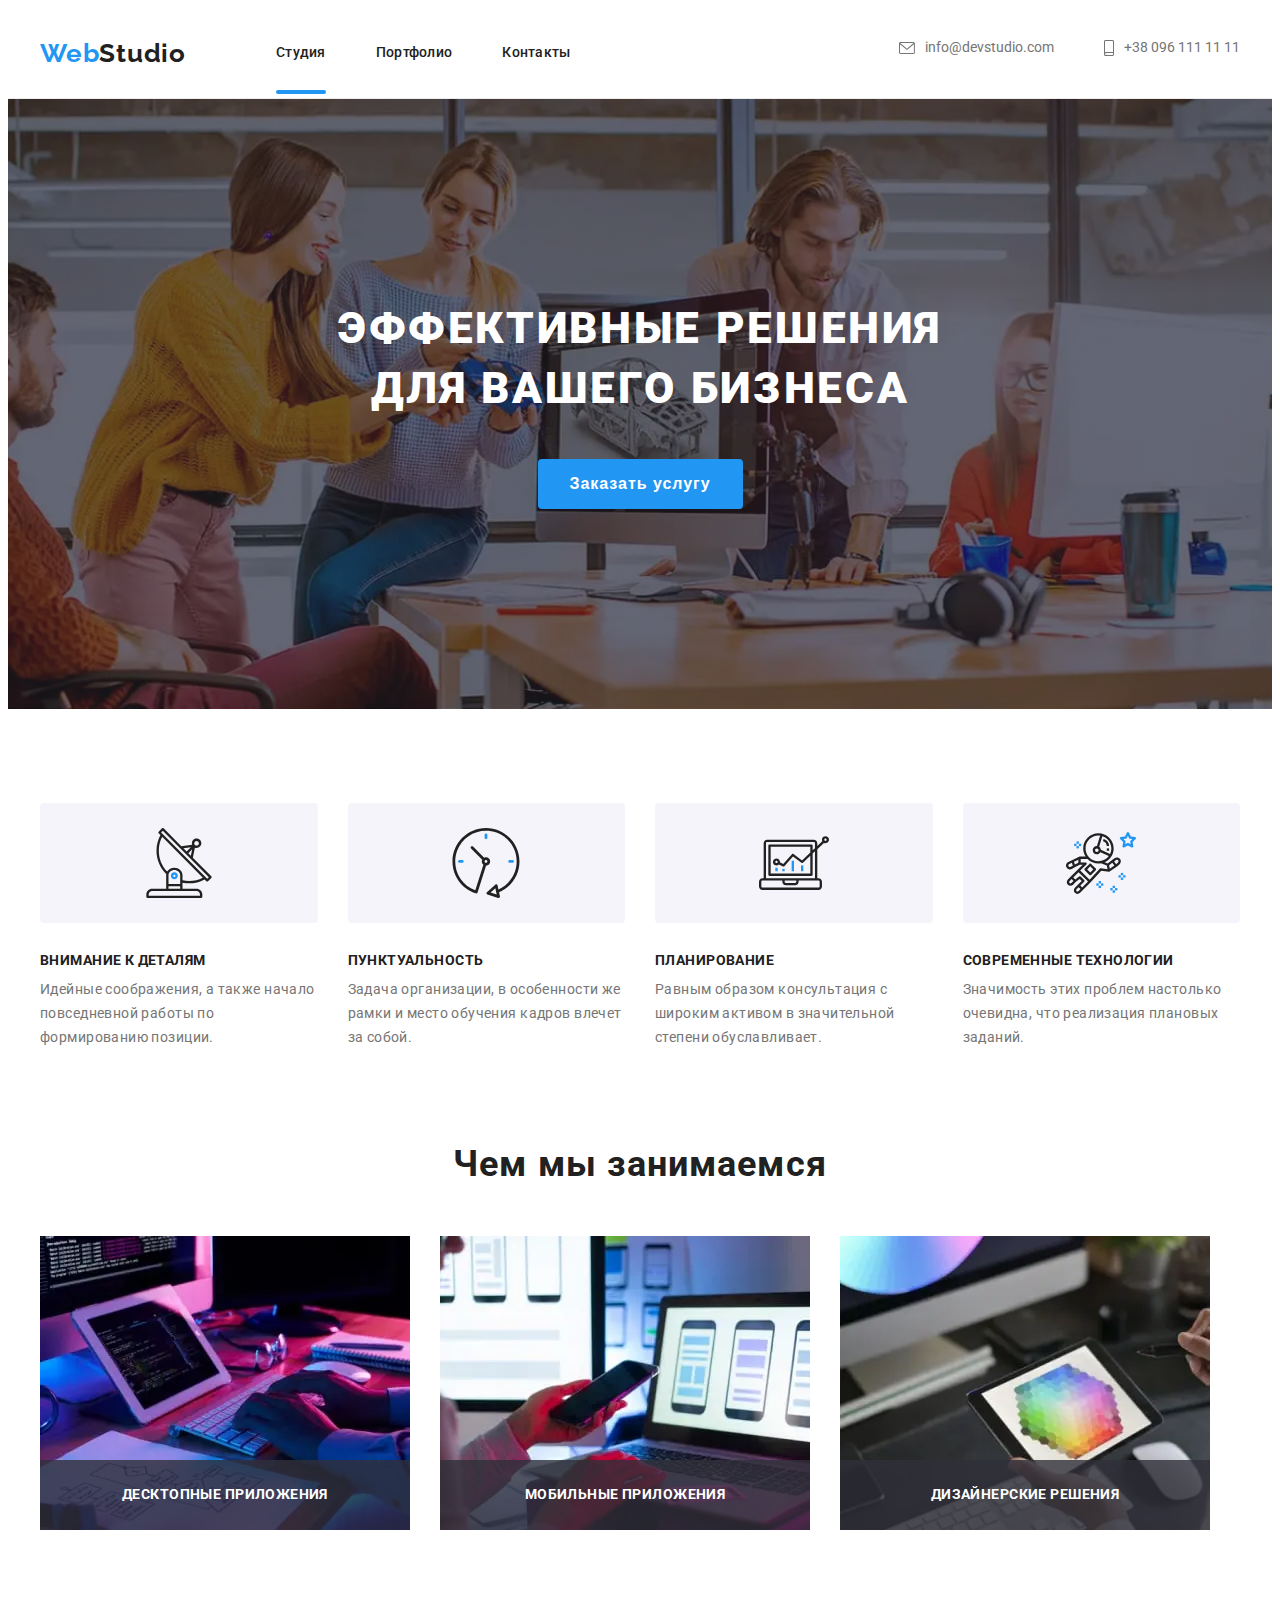
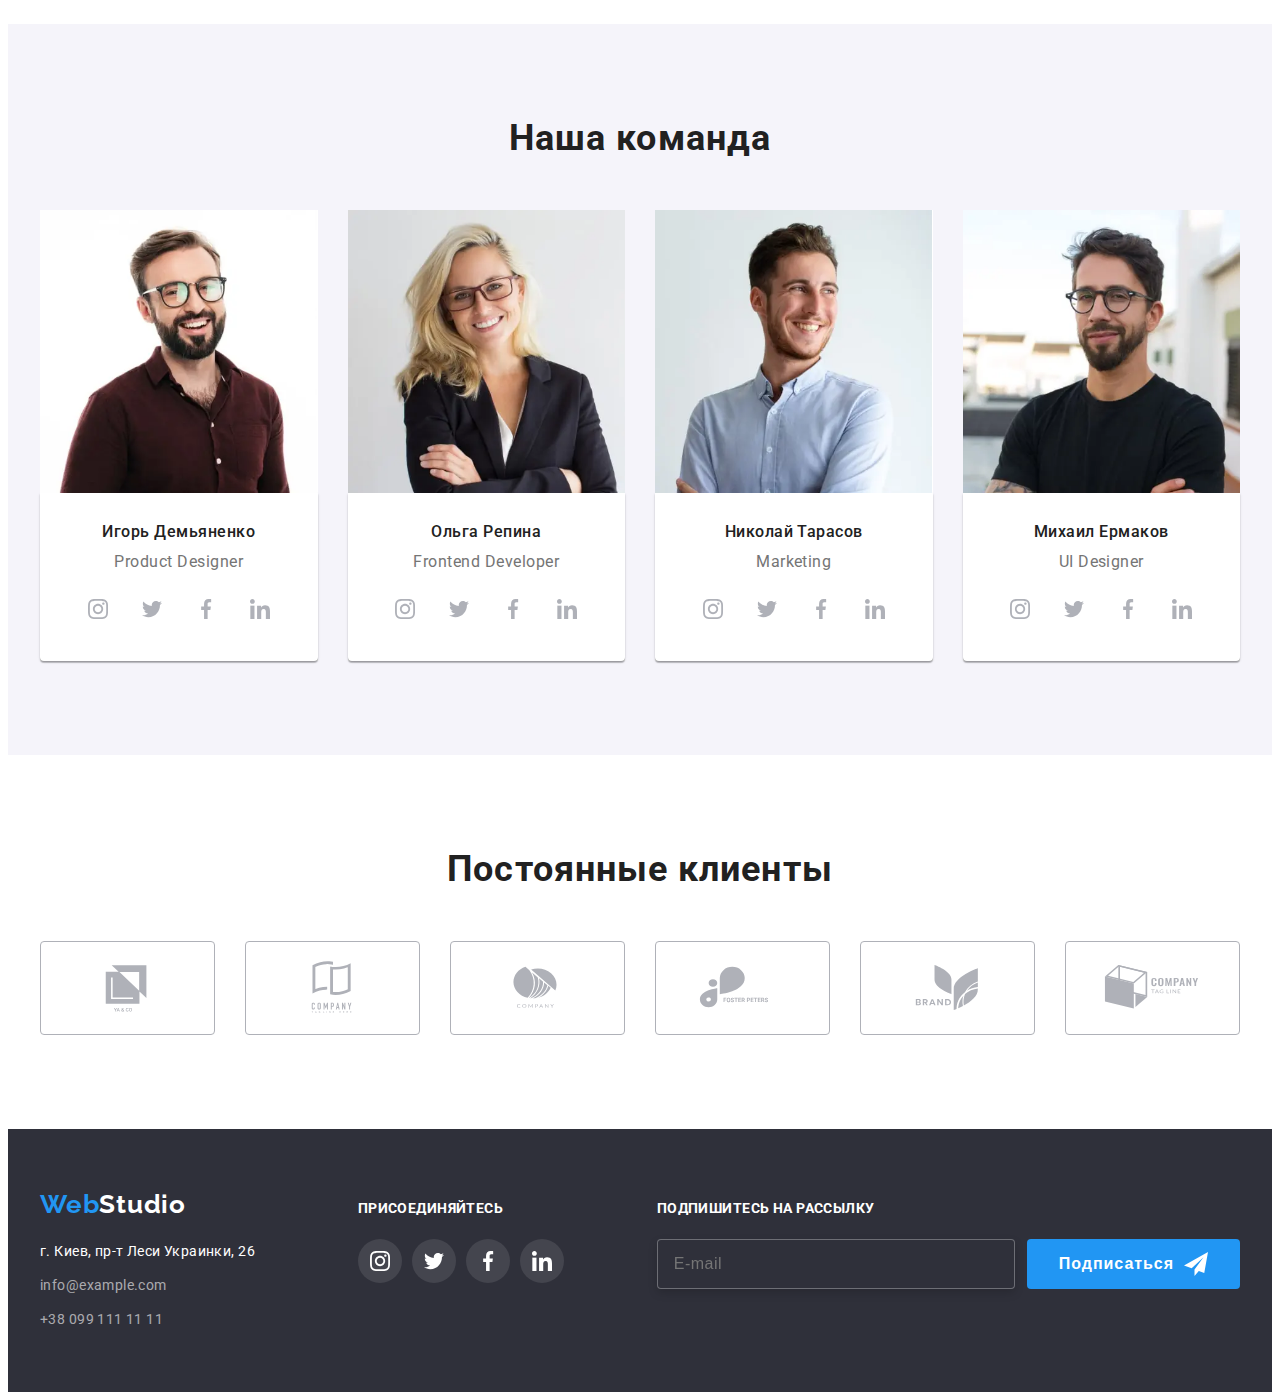
<file: index.html>
<!DOCTYPE html>
<html lang="ru">

<head>
<meta charset="UTF-8">
<meta http-equiv="X-UA-Compatible" content="IE=edge">
<meta name="viewport" content="width=device-width, initial-scale=1.0">
<title>Studio</title>
<link rel="preconnect" href="https://fonts.googleapis.com">
<link
    href="https://fonts.googleapis.com/css2?family=Raleway:wght@700&family=Roboto:wght@400;500;700;900&display=swap"
    rel="stylesheet">
<link rel="preconnect" href="https://fonts.gstatic.com" crossorigin>
<link rel="stylesheet" href="https://cdnjs.cloudflare.com/ajax/libs/modern-normalize/1.1.0/modern-normalize.min.css"
    integrity="sha512-wpPYUAdjBVSE4KJnH1VR1HeZfpl1ub8YT/NKx4PuQ5NmX2tKuGu6U/JRp5y+Y8XG2tV+wKQpNHVUX03MfMFn9Q=="
    crossorigin="anonymous" referrerpolicy="no-referrer" />
<!--<link rel="stylesheet" href="./css/styles.css">-->
<link rel="stylesheet" href="./css/main.min.css">
</head>

<body>

<!----------------------------HEADER ----------------------------------------------->

<header class="header">
    <div class="container header__container">
        <a href="./index.html" class="logo logo__header">Web<span class="logo__dark">Studio</span></a>
        <button type="button" class="open-menu-btn js-open-menu">
            <svg class="mobile__icon" width="40" height="40">
                <use href="./images/symbol-defs.svg#icon-menu_mobile"></use>
            </svg>
        </button>
        <nav class="navigation">
            <ul class="navigation__list">
                <li class="navigation__item"><a class="navigation__link navigation__link--current" href="./index.html">Студия</a></li>
                <li class="navigation__item"><a class="navigation__link"
                        href="./portfolio.html">Портфолио</a></li>
                <li class="navigation__item"><a class="navigation__link" href="#">Контакты</a></li>
            </ul>
        </nav>
        <ul class="contacts">
            <li class="contacts__item">
                <a class="contacts__link" href="mailto:info@example.com">
                    <svg class="contacts__icon" width="16" height="12">
                        <use href="./images/symbol-defs.svg#icon-mail"></use>
                    </svg>
                    info@devstudio.com
                </a>
            </li>
            <li class="contacts__item">
                <a class="contacts__link" href="tel:+380991111111">
                    <svg class="contacts__icon" width="10" height="16">
                        <use href="./images/symbol-defs.svg#icon-smartphone"></use>
                    </svg>
                    +38 096 111 11 11
                </a>
            </li>
        </ul>
    </div>
    <!----------------------Mobile menu------------------>
   
<div class="mobile-menu js-menu-container">
    <div class="mobile__container">
    <div class="mobile__menu--top">
    <button type="button" class="close-menu-btn js-close-menu">
        <svg class="mobile__icon" width="40" height="40">
            <use href="./images/symbol-defs.svg#icon-close"></use>
        </svg>
    </button>   
        <nav class="mobile__navigation">
            <ul class="mobile__list">
                <li class="mobile__item"><a class="mobile__link mobile__link--current" href="./index.html">Студия</a></li>
                <li class="mobile__item"><a class="mobile__link" href="./portfolio.html">Портфолио</a></li>
                <li class="mobile__item"><a class="mobile__link" href="#">Контакты</a></li>
            </ul>
        </nav>
    </div>
    <div class="mobile__container">
        <ul class="mobile__contacts">
            <li class="mobile__contacts--item">
                <a class="mobile__contacts--link" href="tel:+380991111111">
                    +38 096 111 11 11
                </a>
            </li>
            <li class="mobile__contacts--item">
                <a class="mobile__contacts--link-dark" href="mailto:info@example.com">
                    info@devstudio.com
                </a>
            </li>           
        </ul>
        </div>
        <div class="mobile__menu--bottom">
            <ul class="mobile__social">
                <li class="mobile__social--item">
                    <a class="mobile__social--link" href="#">Instagram</a>
                </li>
                <li class="mobile__social--item">
                    <a class="mobile__social--link" href="#">Twitter</a>
                </li>
                <li class="mobile__social--item">
                    <a class="mobile__social--link" href="#">Facebook</a>
                </li>
                <li class="mobile__social--item">
                    <a class="mobile__social--link" href="#">LinkedIn</a>
                </li>
            </ul>
        </div>
    </div>    
</div>


</header>

<!-----------------------Main section ----------------------------->
<main>
    <!-----------------------Hero section----------------------->
    <section class="hero block">
        <div class="container hero__container">
            <h1 class="hero__title">Эффективные решения <br> для вашего бизнеса</h1>
            <button data-modal-open type="button" class="button">Заказать услугу</button>

        </div>
    </section>
    <!-------------------------Section What are you details---------------------------->
    <section class="section block">
        <div class="container">
            <h2 class="visually-hidden">Внимание к деталям</h2>
            <ul class="details">
                <li class="details__item">
                    <div class="details__box">
                        <svg class="details__icon">
                            <use href="./images/symbol-defs.svg#icon-details-antenna-1"></use>
                        </svg>
                    </div>
                    <h3 class="details__title">Внимание к деталям</h3>
                    <p class="details__text">
                        Идейные соображения, а также начало повседневной работы по формированию позиции.
                    </p>
                </li>
                <li class="details__item ">
                    <div class="details__box">
                        <svg class="details__icon">
                            <use href="./images/symbol-defs.svg#icon-details-clock-2"></use>
                        </svg>
                    </div>
                    <h3 class="details__title">Пунктуальность</h3>
                    <p class="details__text">
                        Задача организации, в особенности же рамки и место обучения кадров влечет за собой.
                    </p>
                </li>
                <li class="details__item ">
                    <div class="details__box">
                        <svg class="details__icon">
                            <use href="./images/symbol-defs.svg#icon-details-diagram-3"></use>
                        </svg>
                    </div>
                    <h3 class="details__title">Планирование</h3>
                    <p class="details__text">
                        Равным образом консультация с широким активом в значительной степени обуславливает.
                    </p>
                </li>
                <li class="details__item ">
                    <div class="details__box">
                        <svg class="details__icon">
                            <use href="./images/symbol-defs.svg#icon-details-astronaut-4"></use>
                        </svg>
                    </div>
                    <h3 class="details__title">Современные технологии</h3>
                    <p class="details__text">
                        Значимость этих проблем настолько очевидна, что реализация плановых заданий.
                    </p>
                </li>
            </ul>
        </div>
    </section>
    <section class="section doing">
        <div class="container">
            <h2 class="section__title">Чем мы занимаемся</h2>
            <ul class="doing__list">
                <li class="doing__item">
                   
                    <picture>
                        <source srcset="./images/work1_desk1x-min.webp 1x, ./images/work1_desk2x-min.webp 2x" type="image/webp" />
                        <source srcset="./images/work1_desk1x-min.jpg 1x, ./images/work1_desk2x-min.jpg 2x" type="image/jpeg" />
                        <img src="./images/work1_desk1x-min.jpg" alt="work 1" width="370" />
                    </picture>
                    <div class="doing__box">
                        <p class="doing__text">Десктопные приложения</p>
                    </div>
                </li>
                <li class="doing__item">
                    <picture>
                        <source srcset="./images/work2_desk1x-min.webp 1x, ./images/work2_desk2x-min.webp 2x" type="image/webp" />
                        <source srcset="./images/work2_desk1x-min.jpg 1x,  ./images/work2_desk2x-min.jpg 2x" type="image/jpeg" />
                        <img src="./images/work2_desk1x-min.jpg" alt="work 1" width="370" />
                    </picture>
                    <div class="doing__box">
                        <p class="doing__text">Мобильные приложения</p>
                    </div>
                </li>
                <li class="doing__item"><picture>
                    <picture>
                        <source srcset="./images/work3_desk1x-min.webp 1x, ./images/work3_desk2x-min.webp 2x" type="image/webp" />
                        <source srcset="./images/work3_desk1x-min.jpg 1x,  ./images/work3_desk2x-min.jpg 2x" type="image/jpeg" />
                        <img src="./images/work3_desk1x-min.jpg" alt="work 1" width="370" />
                    </picture>
                    <div class="doing__box">
                        <p class="doing__text">Дизайнерские решения</p>
                    </div>
                </li>
            </ul>
        </div>
    </section>
    <!--------------------------------------Team section------------------------------------------------->
    <section class="section section--other-background block">
        <div class="container">
            <h2 class="section__title">Наша команда</h2>
            <ul class="team">
                <li class="team__item">
                <picture>
                    <source srcset="./images/igor_mob1x-min.webp 1x, ./images/igor_mob2x-min.webp 2x" type="image/webp" 
                    media="(min-width: 480px)"/>
                    <source srcset="./images/igor_mob1x-min.jpg 1x,  ./images/igor_mob2x-min.jpg 2x" type="image/jpeg"
                     media="(min-width: 480px)"/>
                    <source srcset="./images/igor_tab1x-min.webp 1x, ./images/igor_tab2x-min.webp 2x" type="image/webp"
                        media="(min-width: 768px) " />
                    <source srcset="./images/igor_tab1x-min.jpg 1x,  ./images/igor_tab2x-min.jpg 2x" type="image/jpeg"
                        media="(min-width: 768px)" />
                    <source srcset="./images/igor_desk1x-min.webp 1x, ./images/igor_desk2x-min.webp 2x" type="image/webp"
                     media="(min-width: 1200px)"/>
                    <source srcset="./images/igor_desk1x-min.jpg 1x,  ./images/igor_desk2x-min.jpg 2x" type="image/jpeg"
                     media="(min-width: 1200px)"/>
                    <img src="./images/igor_desk1x-min.jpg" alt="igor"   />
                </picture>
                   
                    <div class="team__thumb">
                        <h3 class="team__title">Игорь Демьяненко</h3>
                        <p class="team__text">Product Designer</p>
                        <!--------------------------------Social links team section----------------------------------------->
                        <ul class="social">
                            <li class="social__item">
                                <a class="social__link" href="#" aria-label="instagram">
                                    <svg class="social__icon" width="20" height="20">
                                        <use href="./images/symbol-defs.svg#icon-instagram-1"></use>
                                    </svg>
                                </a>
                            </li>
                            <li class="social__item">
                                <a class="social__link" href="#" aria-label="twitter">
                                    <svg class="social__icon" width="20" height="20">
                                        <use href="./images/symbol-defs.svg#icon-twitter-2"></use>
                                    </svg>
                                </a>
                            </li>
                            <li class="social__item">
                                <a class="social__link" href="#" aria-label="facebook">
                                    <svg class="social__icon" width="20" height="20">
                                        <use href="./images/symbol-defs.svg#icon-facebook-3"></use>
                                    </svg>
                                </a>
                            </li>
                            <li class="social__item">
                                <a class="social__link" href="#" aria-label="linkedin">
                                    <svg class="social__icon" width="20" height="20">
                                        <use href="./images/symbol-defs.svg#icon-linkedin-4"></use>
                                    </svg>
                                </a>
                            </li>
                        </ul>
                    </div>
                </li>
                <li class="team__item">
                    <picture>
                        <source srcset="./images/olga_mob1x-min.webp 1x, ./images/olga_mob2x-min.webp 2x" type="image/webp"
                            media="(min-width: 480px)" />
                        <source srcset="./images/olga_mob1x-min.jpg 1x,  ./images/olga_mob2x-min.jpg 2x" type="image/jpeg"
                            media="(min-width: 480px)" />
                        <source srcset="./images/olga_tab1x-min.webp 1x, ./images/olga_tab2x-min.webp 2x" type="image/webp"
                            media="(min-width: 768px)" />
                        <source srcset="./images/olga_tab1x-min.jpg 1x,  ./images/olga_tab2x-min.jpg 2x" type="image/jpeg"
                            media="(min-width: 768px)" />
                        <source srcset="./images/olga_desk1x-min.webp 1x, ./images/olga_desk2x-min.webp 2x" type="image/webp"
                            media="(min-width: 1200px)" />
                        <source srcset="./images/olga_desk1x-min.jpg 1x,  ./images/olga_desk2x-min.jpg 2x" type="image/jpeg"
                            media="(min-width: 1200px)" />
                        <img src="./images/olga_desk1x-min.jpg" alt="olga"  />
                    </picture>
                   
                    <div class="team__thumb">
                        <h3 class="team__title">Ольга Репина</h3>
                        <p class="team__text">Frontend Developer</p>
                        <!-------------------------------Social links team section------------------------------------------->
                           <ul class="social">
                            <li class="social__item">
                                <a class="social__link" href="#" aria-label="instagram">
                                    <svg class="social__icon" width="20" height="20">
                                        <use href="./images/symbol-defs.svg#icon-instagram-1"></use>
                                    </svg>
                                </a>
                            </li>
                            <li class="social__item">
                                <a class="social__link" href="#" aria-label="twitter">
                                    <svg class="social__icon" width="20" height="20">
                                        <use href="./images/symbol-defs.svg#icon-twitter-2"></use>
                                    </svg>
                                </a>
                            </li>
                            <li class="social__item">
                                <a class="social__link" href="#" aria-label="facebook">
                                    <svg class="social__icon" width="20" height="20">
                                        <use href="./images/symbol-defs.svg#icon-facebook-3"></use>
                                    </svg>
                                </a>
                            </li>
                            <li class="social__item">
                                <a class="social__link" href="#" aria-label="linkedin">
                                    <svg class="social__icon" width="20" height="20">
                                        <use href="./images/symbol-defs.svg#icon-linkedin-4"></use>
                                    </svg>
                                </a>
                            </li>
                        </ul>
                    </div>
                </li>
                <li class="team__item">
                <picture>
                    <source srcset="./images/nikolay_mob1x-min.webp 1x, ./images/nikolay_mob2x-min.webp 2x" type="image/webp"
                        media="(min-width: 480px)" />
                    <source srcset="./images/nikolay_mob1x-min.jpg 1x,  ./images/nikolay_mob2x-min.jpg 2x" type="image/jpeg"
                        media="(min-width: 480px)" />
                    <source srcset="./images/nikolay_tab1x-min.webp 1x, ./images/nikolay_tab2x-min.webp 2x" type="image/webp"
                        media="(min-width: 768px)" />
                    <source srcset="./images/nikolay_tab1x-min.jpg 1x,  ./images/nikolay_tab2x-min.jpg 2x" type="image/jpeg"
                        media="(min-width: 768px)" />
                    <source srcset="./images/nikolay_desk1x-min.webp 1x, ./images/nikolay_desk2x-min.webp 2x" type="image/webp"
                        media="(min-width: 1200px)" />
                    <source srcset="./images/nikolay_desk1x-min.jpg 1x,  ./images/nikolay_desk2x-min.jpg 2x" type="image/jpeg"
                        media="(min-width: 1200px)" />
                    <img src="./images/nikolay_desk1x-min.jpg" alt="nikolay"  />
                </picture>
                   
                    <div class="team__thumb">
                        <h3 class="team__title">Николай Тарасов</h3>
                        <p class="team__text">Marketing</p>
                        <!---------------------------------------Social links team section------------------------------------------------>
                        <ul class="social">
                            <li class="social__item">
                                <a class="social__link" href="#" aria-label="instagram">
                                    <svg class="social__icon width="20" height="20">
                                        <use href="./images/symbol-defs.svg#icon-instagram-1"></use>
                                    </svg>
                                </a>
                            </li>
                            <li class="social__item">
                                <a class="social__link" href="#" aria-label="twitter">
                                    <svg class="social__icon" width="20" height="20">
                                        <use href="./images/symbol-defs.svg#icon-twitter-2"></use>
                                    </svg>
                                </a>
                            </li>
                            <li class="social__item">
                                <a class="social__link" href="#" aria-label="facebook">
                                    <svg class="social__icon" width="20" height="20">
                                        <use href="./images/symbol-defs.svg#icon-facebook-3"></use>
                                    </svg>
                                </a>
                            </li>
                            <li class="social__item">
                                <a class="social__link" href="#" aria-label="linkedin">
                                    <svg class="social__icon" width="20" height="20">
                                        <use href="./images/symbol-defs.svg#icon-linkedin-4"></use>
                                    </svg>
                                </a>
                            </li>
                        </ul>
                    </div>
                </li>
                <li class="team__item">
                    <picture>
                        <source srcset="./images/misha_mob1x-min.webp 1x, ./images/misha_mob2x-min.webp 2x" type="image/webp"
                            media="(min-width: 480px)" />
                        <source srcset="./images/misha_mob1x-min.jpg 1x,  ./images/misha_mob2x-min.jpg 2x" type="image/jpeg"
                            media="(min-width: 480px)" />
                        <source srcset="./images/misha_tab1x-min.webp 1x, ./images/misha_tab2x-min.webp 2x" type="image/webp"
                            media="(min-width: 768px)" />
                        <source srcset="./images/misha_tab1x-min.jpg 1x,  ./images/misha_tab2x-min.jpg 2x" type="image/jpeg"
                            media="(min-width: 768px)" />
                        <source srcset="./images/misha_desk1x-min.webp 1x, ./images/misha_desk2x-min.webp 2x" type="image/webp"
                            media="(min-width: 1200px)" />
                        <source srcset="./images/misha_desk1x-min.jpg 1x,  ./images/misha_desk2x-min.jpg 2x" type="image/jpeg"
                            media="(min-width: 1200px)" />
                        <img src="./images/misha_desk1x-min.jpg" alt="misha"  />
                    </picture>
                    <div class="team__thumb">
                        <h3 class="team__title">Михаил Ермаков</h3>
                        <p class="team__text">UI Designer</p>
                        <!---------------------------------------Social links team section------------------------------------------------>
                        <ul class="social">
                            <li class="social__item">
                                <a class="social__link" href="#" aria-label="instagram">
                                    <svg class="social__icon" width="20" height="20">
                                        <use href="./images/symbol-defs.svg#icon-instagram-1"></use>
                                    </svg>
                                </a>
                            </li>
                            <li class="social__item">
                                <a class="social__link" href="#" aria-label="twitter">
                                    <svg class="social__icon" width="20" height="20">
                                        <use href="./images/symbol-defs.svg#icon-twitter-2"></use>
                                    </svg>
                                </a>
                            </li>
                            <li class="social__item">
                                <a class="social__link" href="#" aria-label="facebook">
                                    <svg class="social__icon" width="20" height="20">
                                        <use href="./images/symbol-defs.svg#icon-facebook-3"></use>
                                    </svg>
                                </a>
                            </li>
                            <li class="social__item">
                                <a class="social__link" href="#" aria-label="linkedin">
                                    <svg class="social__icon" width="20" height="20">
                                        <use href="./images/symbol-defs.svg#icon-linkedin-4"></use>
                                    </svg>
                                </a>
                            </li>
                        </ul>
                    </div>
                </li>
            </ul>
        </div>
    </section>

    <!--------------------------Clients section------------------------------------------>
    <section class="section block">
        <div class="container">
            <h2 class="section__title">Постоянные клиенты</h2>
            <ul class="clients">
                <li class="clients__item">
                    <a class="clients__link" href="#">
                        <svg class="clients__icon" width="106" height="60">
                            <use href="./images/symbol-defs.svg#icon-clients-logo"></use>
                        </svg>
                    </a>
                </li>
                <li class="clients__item">
                    <a class="clients__link" href="#">
                        <svg class="clients__icon" width="106" height="60">
                            <use href="./images/symbol-defs.svg#icon-clients-logo-1"></use>
                        </svg>
                    </a>
                </li>
                <li class="clients__item">
                    <a class="clients__link" href="#">
                        <svg class="clients__icon" width="106" height="60">
                            <use href="./images/symbol-defs.svg#icon-clients-logo-2"></use>
                        </svg>
                    </a>
                </li>
                <li class="clients__item">
                    <a class="clients__link" href="#">
                        <svg class="clients__icon" width="106" height="60">
                            <use href="./images/symbol-defs.svg#icon-clients-logo-3"></use>
                        </svg>
                    </a>
                </li>
                <li class="clients__item">
                    <a class="clients__link" href="#">
                        <svg class="clients__icon" width="106" height="60">
                            <use href="./images/symbol-defs.svg#icon-clients-logo-4"></use>
                        </svg>
                    </a>
                </li>
                <li class="clients__item">
                    <a class="clients__link" href="#" >
                        <svg class="clients__icon" width="106" height="60">
                            <use href="./images/symbol-defs.svg#icon-clients-logo-6"></use>
                        </svg>
                    </a>
                </li>
            </ul>
        </div>
    </section>
</main>

<!-------------------------------Footer section--------------------------------------------------->
<footer class="footer block">
    <div class="container footer__container">
        <div class="footer__box">
            <a href="./index.html" class="logo footer__logo">Web<span class="logo__light">Studio </span> </a>
            <address class="footer__adress">
                <ul class="footer__list">
                    <li class="footer__item">
                        <a href="#" class="footer__second--adress">г. Киев, пр-т Леси Украинки, 26</a>
                    </li>
                    <li class="footer__item">
                        <a href="mailto:info@example.com" class="footer__contacts">info@example.com</a>
                    </li>
                    <li class="footer__item">
                        <a href="tel:+380991111111" class="footer__contacts">+38 099 111 11 11</a>
                    </li>
                </ul>
            </address>
        </div>
        <!-----------------------------Social links footer section--------------------------------------------------------->
        <div class="footer__box">
            <p class="footer__text">Присоединяйтесь</p>
            <ul class="social">
                <li class="social__item">
                    <a class="social__link footer__icon--style" href="#" aria-label="instagram">
                        <svg class="social__icon" width="20" height="20">
                            <use href="./images/symbol-defs.svg#icon-instagram-1"></use>
                        </svg>
                    </a>
                </li>
                <li class="social__item">
                    <a class="social__link footer__icon--style" href="#" aria-label="twitter">
                        <svg class="social__icon" width="20" height="20">
                            <use href="./images/symbol-defs.svg#icon-twitter-2"></use>
                        </svg>
                    </a>
                </li>
                <li class="social__item">
                    <a class="social__link footer__icon--style" href="#" aria-label="facebook">
                        <svg class="social__icon" width="20" height="20">
                            <use href="./images/symbol-defs.svg#icon-facebook-3"></use>
                        </svg>
                    </a>
                </li>
                <li class="social__item">
                    <a class="social__link footer__icon--style" href="#" aria-label="linkedin">
                        <svg class="social__icon" width="20" height="20">
                            <use href="./images/symbol-defs.svg#icon-linkedin-4"></use>
                        </svg>
                    </a>
                </li>
            </ul>
        </div>
        <div class="footer__box">
            <p class="footer__text">Подпишитесь на рассылку</p>
            <form action="" class="footer__form">
                <input type="text" name="name" placeholder="E-mail" class="footer__form--input">
                <button type="submit" class="button">
                    Подписаться
                    <svg class="footer__form--icon">
                        <use href="./images/symbol-defs.svg#icon-send"></use>
                    </svg>

                </button>
            </form>
        </div>
    </div>
</footer>

<!------------------------------Modal------------------------------------>

<div class="backdrop is-hidden" data-modal>
    <div class="modal">
        <button data-modal-close class="modal__btn">
            <svg class="modal__icon">
                <use href="./images/symbol-defs.svg#icon-close"></use>
            </svg>
        </button>
        <p class="modal__form--text">Оставьте свои данные, мы вам перезвоним</p>
        <form action="#" class="modal__form">
            <label class="modal__form--field">
                Имя
                <span class="modal__form--wrapper">
                    <input type="text" name="name" required class="modal__form--input">
                    <svg class="modal__form--icon">
                        <use href="./images/symbol-defs.svg#icon-person"></use>
                    </svg>
                </span>
            </label>
            <label class="modal__form--field">
                Телефон
                <span class="modal__form--wrapper">
                    <input type="tel" name="tel" required class="modal__form--input">
                    <svg class="modal__form--icon">
                        <use href="./images/symbol-defs.svg#icon-phone-2"></use>
                    </svg>
                </span>
            </label>
            <label class="modal__form--field">
                Почта
                <span class="modal__form--wrapper">
                    <input type="email" name="mail" required class="modal__form--input">
                    <svg class="modal__form--icon">
                        <use href="./images/symbol-defs.svg#icon-mail-2"></use>
                    </svg>
                </span>
            </label>
            <label class="modal__form--field">
                Комментарий
                <textarea class="modal__form--textarea" name="feedback" placeholder="Введите текст"></textarea>
            </label>

            <label class="modal__form--field modal__checkbox--label">
                <input type="checkbox" class="modal__checkbox--input visually-hidden">
                <svg class="modal__checkbox--icon">
                    <use href="./images/symbol-defs.svg#icon-check"></use>
                </svg>
                <span class="modal__checkbox--text">
                    Соглашаюсь с рассылкой и принимаю <a href="#" class="modal__checkbox--link">Условия договора</a>
                </span>
            </label>

            <button type="submit" class="button modal__submit--btn">Отправить</button>
        </form>
    </div>
</div>

<!-----------------------------------------scripts---------------------------------------->
<script defer src="js/mobile-menu.js"></script>

<script src="js/modal.js"></script>
</body>

</html>
</file>
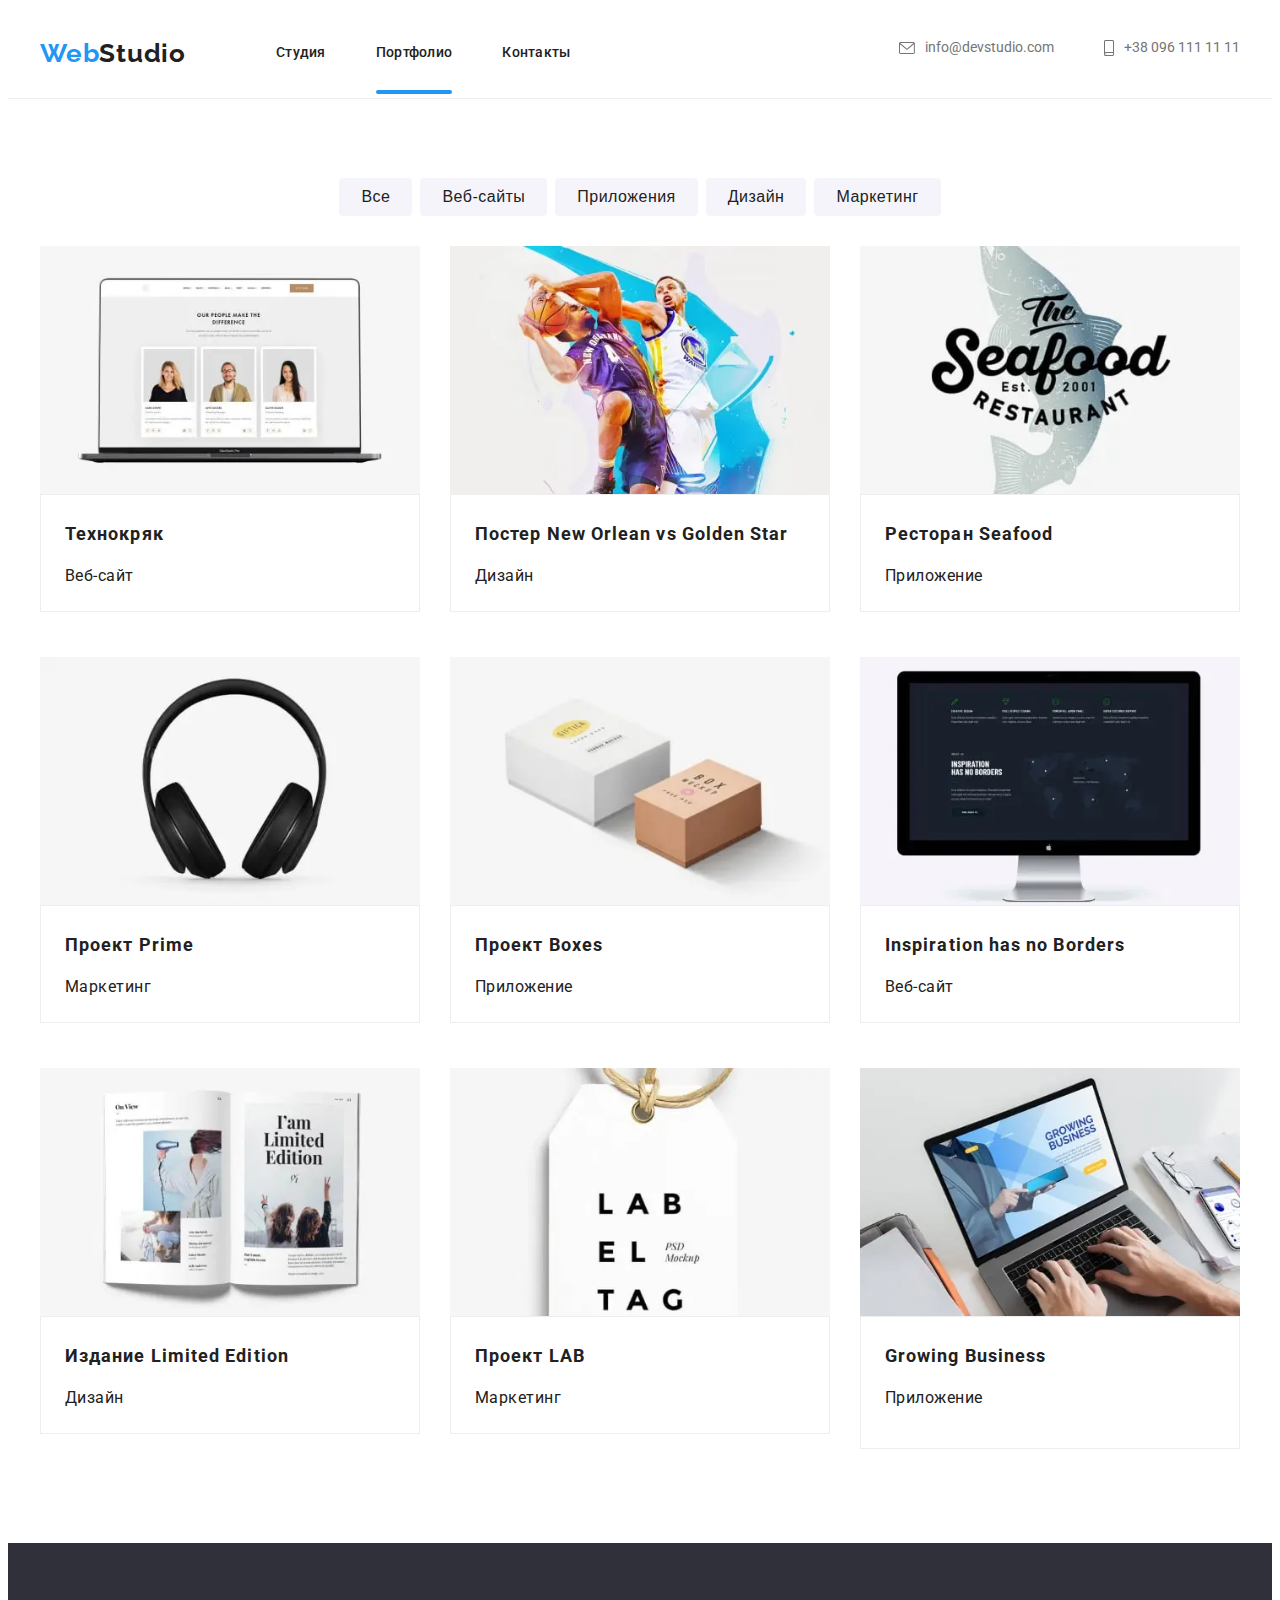
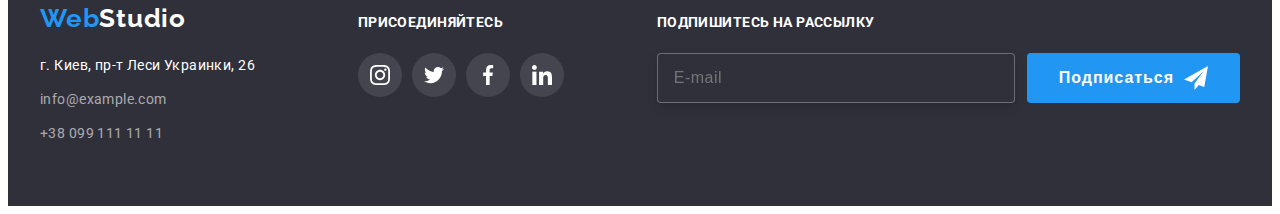
<file: portfolio.html>
<!DOCTYPE html>
<html lang="ru">
<head>
    <meta charset="UTF-8">
    <meta http-equiv="X-UA-Compatible" content="IE=edge">
    <meta name="viewport" content="width=device-width, initial-scale=1.0">
    <title>Portfolio</title>
     <link rel="preconnect" href="https://fonts.googleapis.com">
    <link href="https://fonts.googleapis.com/css2?family=Raleway:wght@700&family=Roboto:wght@400;500;700;900&display=swap" rel="stylesheet">
    <link rel="preconnect" href="https://fonts.gstatic.com" crossorigin>
    <link
            rel="stylesheet"
            href="https://cdnjs.cloudflare.com/ajax/libs/modern-normalize/1.1.0/modern-normalize.min.css"
            integrity="sha512-wpPYUAdjBVSE4KJnH1VR1HeZfpl1ub8YT/NKx4PuQ5NmX2tKuGu6U/JRp5y+Y8XG2tV+wKQpNHVUX03MfMFn9Q=="
            crossorigin="anonymous"
            referrerpolicy="no-referrer"
        />
    <!--<link rel="stylesheet" href="./css/styles.css">-->
    <link rel="stylesheet" href="./css/main.min.css">
</head>
<body>
    
<!----------------------------HEADER ----------------------------------------------->

<!----------------------------HEADER ----------------------------------------------->

<header class="header">
    <div class="container header__container">
        <a href="./index.html" class="logo logo__header">Web<span class="logo__dark">Studio</span></a>
        <button type="button" class="open-menu-btn js-open-menu">
            <svg class="mobile__icon" width="40" height="40">
                <use href="./images/symbol-defs.svg#icon-menu_mobile"></use>
            </svg>
        </button>
        <nav class="navigation">
            <ul class="navigation__list">
                <li class="navigation__item"><a class="navigation__link "
                        href="./index.html">Студия</a></li>
                <li class="navigation__item"><a class="navigation__link navigation__link--current" href="./portfolio.html">Портфолио</a></li>
                <li class="navigation__item"><a class="navigation__link" href="#">Контакты</a></li>
            </ul>
        </nav>
        <ul class="contacts">
            <li class="contacts__item">
                <a class="contacts__link" href="mailto:info@example.com">
                    <svg class="contacts__icon" width="16" height="12">
                        <use href="./images/symbol-defs.svg#icon-mail"></use>
                    </svg>
                    info@devstudio.com
                </a>
            </li>
            <li class="contacts__item">
                <a class="contacts__link" href="tel:+380991111111">
                    <svg class="contacts__icon" width="10" height="16">
                        <use href="./images/symbol-defs.svg#icon-smartphone"></use>
                    </svg>
                    +38 096 111 11 11
                </a>
            </li>
        </ul>
    </div>
    <!----------------------Mobile menu------------------>

    <div class="mobile-menu js-menu-container">
        <div class="mobile__container">
            <div class="mobile__menu--top">
                <button type="button" class="close-menu-btn js-close-menu">
                    <svg class="mobile__icon" width="40" height="40">
                        <use href="./images/symbol-defs.svg#icon-close"></use>
                    </svg>
                </button>
                <nav class="mobile__navigation">
                    <ul class="mobile__list">
                        <li class="mobile__item"><a class="mobile__link" href="./index.html">Студия</a></li>
                        <li class="mobile__item"><a class="mobile__link mobile__link--current" href="./portfolio.html">Портфолио</a></li>
                        <li class="mobile__item"><a class="mobile__link" href="#">Контакты</a></li>
                    </ul>
                </nav>
            </div>
            <div class="mobile__container">
                <ul class="mobile__contacts">
                    <li class="mobile__contacts--item">
                        <a class="mobile__contacts--link" href="tel:+380991111111">
                            +38 096 111 11 11
                        </a>
                    </li>
                    <li class="mobile__contacts--item">
                        <a class="mobile__contacts--link-dark" href="mailto:info@example.com">
                            info@devstudio.com
                        </a>
                    </li>
                </ul>
            </div>
            <div class="mobile__menu--bottom">
                <ul class="mobile__social">
                    <li class="mobile__social--item">
                        <a class="mobile__social--link" href="#">Instagram</a>
                    </li>
                    <li class="mobile__social--item">
                        <a class="mobile__social--link" href="#">Twitter</a>
                    </li>
                    <li class="mobile__social--item">
                        <a class="mobile__social--link" href="#">Facebook</a>
                    </li>
                    <li class="mobile__social--item">
                        <a class="mobile__social--link" href="#">LinkedIn</a>
                    </li>
                </ul>
            </div>
        </div>
    </div>
</header>

     <!------------------Gallery section--------------------------------->
<main>
    <section class="section">
            <div class="container">
            <h1 class="visually-hidden">Gallery</h1>
                <ul class="filter">
                    <li class="filter__item">
                        <button type="button" class="filter__btn">Все</button>
                    </li>
                    <li class="filter__item">
                        <button type="button" class="filter__btn">Веб-сайты</button>
                    </li>
                    <li class="filter__item">
                        <button type="button" class="filter__btn">Приложения</button>
                    </li>
                    <li class="filter__item">
                        <button type="button" class="filter__btn">Дизайн</button>
                    </li>
                    <li class="filter__item">
                        <button type="button" class="filter__btn">Маркетинг</button>
                    </li>
                </ul>
                <ul class="gallery">
                    <li  class="gallery__item">
                        <a href="#" class="gallery__link">                                
                            <div class="gallery__box">
                                <picture>
                                    <source srcset="./images/tehno_mob1x-min.webp 1x, ./images/tehno_mob2x-min.webp 2x" type="image/webp"
                                        media="(min-width: 480px)" />
                                    <source srcset="./images/tehno_mob1x-min.jpg 1x,  ./images/tehno_mob2x-min.jpg 2x" type="image/jpeg"
                                        media="(min-width: 480px)" />
                                    <source srcset="./images/tehno_tab1x-min.webp 1x, ./images/tehno_tab2x-min.webp 2x" type="image/webp"
                                        media="(min-width: 768px) " />
                                    <source srcset="./images/tehno_tab1x-min.jpg 1x,  ./images/tehno_tab2x-min.jpg 2x" type="image/jpeg"
                                        media="(min-width: 768px)" />
                                    <source srcset="./images/tehno_desk1x-min.webp 1x, ./images/tehno_desk2x-min.webp 2x" type="image/webp"
                                        media="(min-width: 1200px)" />
                                    <source srcset="./images/tehno_desk1x-min.jpg 1x,  ./images/tehno_desk2x-min.jpg 2x" type="image/jpeg"
                                        media="(min-width: 1200px)" />
                                    <img src="./images/tehno_desk1x-min.jpg" alt="igor" />
                                </picture>
                                
                                <div class="gallery__overlay">
                                    <p class="gallery__overlay-text">Технокряк это современная площадка распространения коронавируса.
                                        Компании используют эту платформу для цифрового шпионажа и атак 
                                        на защищённые сервера конкурентов.
                                    </p>
                                </div>
                            </div>
                            <div class="gallery__trumb">
                                <h2 class="gallery__title">Технокряк</h2>
                                <p class="gallery__text">Веб-сайт</p>
                            </div>
                        </a>
                    </li>
                    <li  class="gallery__item">
                        <a href="#" class="gallery__link">
                            <div class="gallery__box">
                            <picture>
                                <source srcset="./images/poster_mob1x-min.webp 1x, ./images/poster_mob2x-min.webp 2x" type="image/webp"
                                    media="(min-width: 480px)" />
                                <source srcset="./images/poster_mob1x-min.jpg 1x,  ./images/poster_mob2x-min.jpg 2x" type="image/jpeg"
                                    media="(min-width: 480px)" />
                                <source srcset="./images/poster_tab1x-min.webp 1x, ./images/poster_tab2x-min.webp 2x" type="image/webp"
                                    media="(min-width: 768px) " />
                                <source srcset="./images/poster_tab1x-min.jpg 1x,  ./images/poster_tab2x-min.jpg 2x" type="image/jpeg"
                                    media="(min-width: 768px)" />
                                <source srcset="./images/poster_desk1x-min.webp 1x, ./images/poster_desk2x-min.webp 2x" type="image/webp"
                                    media="(min-width: 1200px)" />
                                <source srcset="./images/poster_desk1x-min.jpg 1x,  ./images/poster_desk2x-min.jpg 2x" type="image/jpeg"
                                    media="(min-width: 1200px)" />
                                <img src="./images/poster_desk1x-min.jpg" alt="igor" />
                            </picture>
                                
                                <div class="gallery__overlay">
                                    <p class="gallery__overlay-text">Технокряк это современная площадка распространения коронавируса.
                                        Компании используют эту платформу для цифрового шпионажа и атак 
                                        на защищённые сервера конкурентов.
                                    </p>
                                </div>
                            </div>
                            <div class="gallery__trumb">
                                <h2 class="gallery__title">Постер New Orlean vs Golden Star</h2>
                                <p class="gallery__text">Дизайн</p>
                            </div>
                        </a>
                    </li>
                    <li  class="gallery__item">
                        <a href="#" class="gallery__link">
                            <div class="gallery__box">
                                <picture>
                                    <source srcset="./images/seafood_mob1x-min.webp 1x, ./images/seafood_mob2x-min.webp 2x" type="image/webp"
                                        media="(min-width: 480px)" />
                                    <source srcset="./images/seafood_mob1x-min.jpg 1x,  ./images/seafood_mob2x-min.jpg 2x" type="image/jpeg"
                                        media="(min-width: 480px)" />
                                    <source srcset="./images/seafood_tab1x-min.webp 1x, ./images/seafood_tab2x-min.webp 2x" type="image/webp"
                                        media="(min-width: 768px) " />
                                    <source srcset="./images/seafood_tab1x-min.jpg 1x,  ./images/seafood_tab2x-min.jpg 2x" type="image/jpeg"
                                        media="(min-width: 768px)" />
                                    <source srcset="./images/seafood_desk1x-min.webp 1x, ./images/seafood_desk2x-min.webp 2x" type="image/webp"
                                        media="(min-width: 1200px)" />
                                    <source srcset="./images/seafood_desk1x-min.jpg 1x,  ./images/seafood_desk2x-min.jpg 2x" type="image/jpeg"
                                        media="(min-width: 1200px)" />
                                    <img src="./images/seafood_desk1x-min.jpg" alt="seafood"/>
                                </picture>
                                <div class="gallery__overlay">
                                    <p class="gallery__overlay-text">Технокряк это современная площадка распространения коронавируса.
                                        Компании используют эту платформу для цифрового шпионажа и атак 
                                        на защищённые сервера конкурентов.
                                    </p>
                                </div>
                            </div>
                            <div class="gallery__trumb">
                                <h2 class="gallery__title">Ресторан Seafood</h2>
                                <p class="gallery__text">Приложение</p>
                            </div>
                        </a>
                    </li>
                    <li  class="gallery__item">
                        <a href="#" class="gallery__link">
                            <div class="gallery__box">
                                <picture>
                                    <source srcset="./images/prime_mob1x-min.webp 1x, ./images/prime_mob2x-min.webp 2x" type="image/webp"
                                        media="(min-width: 480px)" />
                                    <source srcset="./images/prime_mob1x-min.jpg 1x,  ./images/prime_mob2x-min.jpg 2x" type="image/jpeg"
                                        media="(min-width: 480px)" />
                                    <source srcset="./images/prime_tab1x-min.webp 1x, ./images/prime_tab2x-min.webp 2x" type="image/webp"
                                        media="(min-width: 768px) " />
                                    <source srcset="./images/prime_tab1x-min.jpg 1x,  ./images/prime_tab2x-min.jpg 2x" type="image/jpeg"
                                        media="(min-width: 768px)" />
                                    <source srcset="./images/prime_desk1x-min.webp 1x, ./images/prime_desk2x-min.webp 2x" type="image/webp"
                                        media="(min-width: 1200px)" />
                                    <source srcset="./images/prime_desk1x-min.jpg 1x,  ./images/prime_desk2x-min.jpg 2x" type="image/jpeg"
                                        media="(min-width: 1200px)" />
                                    <img src="./images/prime_desk1x-min.jpg" alt="igor" />
                                </picture>
                                
                                <div class="gallery__overlay">
                                    <p class="gallery__overlay-text">Технокряк это современная площадка распространения коронавируса.
                                        Компании используют эту платформу для цифрового шпионажа и атак 
                                        на защищённые сервера конкурентов.
                                    </p>
                                </div>
                            </div>
                            <div class="gallery__trumb">
                                <h2 class="gallery__title">Проект Prime</h2>
                                <p class="gallery__text">Маркетинг</p>
                            </div>
                        </a>
                    </li>
                    <li  class="gallery__item">
                        <a href="#" class="gallery__link">
                            <div class="gallery__box">
                            <picture>
                                <source srcset="./images/box_mob1x-min.webp 1x, ./images/box_mob2x-min.webp 2x" type="image/webp"
                                    media="(min-width: 480px)" />
                                <source srcset="./images/box_mob1x-min.jpg 1x,  ./images/box_mob2x-min.jpg 2x" type="image/jpeg"
                                    media="(min-width: 480px)" />
                                <source srcset="./images/box_tab1x-min.webp 1x, ./images/box_tab2x-min.webp 2x" type="image/webp"
                                    media="(min-width: 768px) " />
                                <source srcset="./images/box_tab1x-min.jpg 1x,  ./images/box_tab2x-min.jpg 2x" type="image/jpeg"
                                    media="(min-width: 768px)" />
                                <source srcset="./images/box_desk1x-min.webp 1x, ./images/box_desk2x-min.webp 2x" type="image/webp"
                                    media="(min-width: 1200px)" />
                                <source srcset="./images/box_desk1x-min.jpg 1x,  ./images/box_desk2x-min.jpg 2x" type="image/jpeg"
                                    media="(min-width: 1200px)" />
                                <img src="./images/box_desk1x-min.jpg" alt="igor" />
                            </picture>
                               
                                <div class="gallery__overlay">
                                    <p class="gallery__overlay-text">Технокряк это современная площадка распространения коронавируса.
                                        Компании используют эту платформу для цифрового шпионажа и атак 
                                        на защищённые сервера конкурентов.
                                    </p>
                                </div>
                            </div>
                            <div class="gallery__trumb">
                                <h2 class="gallery__title">Проект Boxes</h2>
                                <p class="gallery__text">Приложение</p>
                            </div>
                        </a>
                    </li>
                    <li  class="gallery__item">
                        <a href="#" class="gallery__link">
                            <div class="gallery__box">
                                <picture>
                                    <source srcset="./images/display_mob1x-min.webp 1x, ./images/display_mob2x-min.webp 2x" type="image/webp"
                                        media="(min-width: 480px)" />
                                    <source srcset="./images/display_mob1x-min.jpg 1x,  ./images/display_mob2x-min.jpg 2x" type="image/jpeg"
                                        media="(min-width: 480px)" />
                                    <source srcset="./images/display_tab1x-min.webp 1x, ./images/display_tab2x-min.webp 2x" type="image/webp"
                                        media="(min-width: 768px) " />
                                    <source srcset="./images/display_tab1x-min.jpg 1x,  ./images/display_tab2x-min.jpg 2x" type="image/jpeg"
                                        media="(min-width: 768px)" />
                                    <source srcset="./images/display_desk1x-min.webp 1x, ./images/display_desk2x-min.webp 2x" type="image/webp"
                                        media="(min-width: 1200px)" />
                                    <source srcset="./images/display_desk1x-min.jpg 1x,  ./images/display_desk2x-min.jpg 2x" type="image/jpeg"
                                        media="(min-width: 1200px)" />
                                    <img src="./images/display_desk1x-min.jpg" alt="igor" />
                                </picture>
                                
                                <div class="gallery__overlay">
                                    <p class="gallery__overlay-text">Технокряк это современная площадка распространения коронавируса.
                                        Компании используют эту платформу для цифрового шпионажа и атак 
                                        на защищённые сервера конкурентов.
                                    </p>
                                </div>
                            </div>
                            <div class="gallery__trumb">
                                <h2 class="gallery__title">Inspiration has no Borders</h2>
                                <p class="gallery__text">Веб-сайт</p>
                            </div>
                        </a>
                    </li>
                    <li  class="gallery__item">
                        <a href="#" class="gallery__link">
                            <div class="gallery__box">
                            <picture>
                                <source srcset="./images/newspaper_mob1x-min.webp 1x, ./images/newspaper_mob2x-min.webp 2x" type="image/webp"
                                    media="(min-width: 480px)" />
                                <source srcset="./images/newspaper_mob1x-min.jpg 1x,  ./images/newspaper_mob2x-min.jpg 2x" type="image/jpeg"
                                    media="(min-width: 480px)" />
                                <source srcset="./images/newspaper_tab1x-min.webp 1x, ./images/newspaper_tab2x-min.webp 2x" type="image/webp"
                                    media="(min-width: 768px) " />
                                <source srcset="./images/newspaper_tab1x-min.jpg 1x,  ./images/newspaper_tab2x-min.jpg 2x" type="image/jpeg"
                                    media="(min-width: 768px)" />
                                <source srcset="./images/newspaper_desk1x-min.webp 1x, ./images/newspaper_desk2x-min.webp 2x" type="image/webp"
                                    media="(min-width: 1200px)" />
                                <source srcset="./images/newspaper_desk1x-min.jpg 1x,  ./images/newspaper_desk2x-min.jpg 2x" type="image/jpeg"
                                    media="(min-width: 1200px)" />
                                <img src="./images/newspaper_desk1x-min.jpg" alt="igor" />
                            </picture>
                               
                                <div class="gallery__overlay">
                                    <p class="gallery__overlay-text">Технокряк это современная площадка распространения коронавируса.
                                        Компании используют эту платформу для цифрового шпионажа и атак 
                                        на защищённые сервера конкурентов.
                                    </p>
                                </div>
                            </div>
                            <div class="gallery__trumb">
                                <h2 class="gallery__title">Издание Limited Edition</h2>
                                <p class="gallery__text">Дизайн</p>
                            </div>
                        </a>
                    </li>
                    <li class="gallery__item">
                        <a href="#" class="gallery__link">
                            <div class="gallery__box">
                                <picture>
                                    <source srcset="./images/lab_mob1x-min.webp 1x, ./images/lab_mob2x-min.webp 2x" type="image/webp"
                                        media="(min-width: 480px)" />
                                    <source srcset="./images/lab_mob1x-min.jpg 1x,  ./images/lab_mob2x-min.jpg 2x" type="image/jpeg"
                                        media="(min-width: 480px)" />
                                    <source srcset="./images/lab_tab1x-min.webp 1x, ./images/lab_tab2x-min.webp 2x" type="image/webp"
                                        media="(min-width: 768px) " />
                                    <source srcset="./images/lab_tab1x-min.jpg 1x,  ./images/lab_tab2x-min.jpg 2x" type="image/jpeg"
                                        media="(min-width: 768px)" />
                                    <source srcset="./images/lab_desk1x-min.webp 1x, ./images/lab_desk2x-min.webp 2x" type="image/webp"
                                        media="(min-width: 1200px)" />
                                    <source srcset="./images/lab_desk1x-min.jpg 1x,  ./images/lab_desk2x-min.jpg 2x" type="image/jpeg"
                                        media="(min-width: 1200px)" />
                                    <img src="./images/lab_desk1x-min.jpg" alt="igor" />
                                </picture>
                                
                                <div class="gallery__overlay">
                                    <p class="gallery__overlay-text">Технокряк это современная площадка распространения коронавируса.
                                        Компании используют эту платформу для цифрового шпионажа и атак 
                                        на защищённые сервера конкурентов.
                                    </p>
                                </div>
                            </div>
                            <div class="gallery__trumb">
                                <h2 class="gallery__title">Проект LAB</h2>
                                <p class="gallery__text">Маркетинг</p>
                            </div>
                        </a>
                    </li>
                    <li  class="gallery__item">
                        <a href="#" class="gallery__link">
                            <div class="gallery__box">
                                <picture>
                                    <source srcset="./images/note_mob1x-min.webp 1x, ./images/note_mob2x-min.webp 2x" type="image/webp"
                                        media="(min-width: 480px)" />
                                    <source srcset="./images/note_mob1x-min.jpg 1x,  ./images/note_mob2x-min.jpg 2x" type="image/jpeg"
                                        media="(min-width: 480px)" />
                                    <source srcset="./images/note_tab1x-min.webp 1x, ./images/note_tab2x-min.webp 2x" type="image/webp"
                                        media="(min-width: 768px) " />
                                    <source srcset="./images/note_tab1x-min.jpg 1x,  ./images/note_tab2x-min.jpg 2x" type="image/jpeg"
                                        media="(min-width: 768px)" />
                                    <source srcset="./images/note_desk1x-min.webp 1x, ./images/note_desk2x-min.webp 2x" type="image/webp"
                                        media="(min-width: 1200px)" />
                                    <source srcset="./images/poster_desk1x-min.jpg 1x,  ./images/note_desk2x-min.jpg 2x" type="image/jpeg"
                                        media="(min-width: 1200px)" />
                                    <img src="./images/note_desk1x-min.jpg" alt="igor" />
                                </picture>
                                
                                <div class="gallery__overlay">
                                    <p class="gallery__overlay-text">Технокряк это современная площадка распространения коронавируса.
                                        Компании используют эту платформу для цифрового шпионажа и атак 
                                        на защищённые сервера конкурентов.
                                    </p>
                                </div>
                            </div>
                            <div class="gallery__trumb">
                                <h2 class="gallery__title">Growing Business</h2>
                                <p class="gallery__text">Приложение</p>
                            </div>
                        </a>
                    </li>
                </ul>
            </div>
    </section>
</main>
    
<!-------------------------------Footer section--------------------------------------------------->
<footer class="footer block">
    <div class="container footer__container">
        <div class="footer__box">
            <a href="./index.html" class="logo footer__logo">Web<span class="logo__light">Studio </span> </a>
            <address class="footer__adress">
                <ul class="footer__list">
                    <li class="footer__item">
                        <a href="#" class="footer__second--adress">г. Киев, пр-т Леси Украинки, 26</a>
                    </li>
                    <li class="footer__item">
                        <a href="mailto:info@example.com" class="footer__contacts">info@example.com</a>
                    </li>
                    <li class="footer__item">
                        <a href="tel:+380991111111" class="footer__contacts">+38 099 111 11 11</a>
                    </li>
                </ul>
            </address>
        </div>
        <!-----------------------------Social links footer section--------------------------------------------------------->
        <div class="footer__box">
            <p class="footer__text">Присоединяйтесь</p>
            <ul class="social">
                <li class="social__item">
                    <a class="social__link footer__icon--style" href="#" aria-label="instagram">
                        <svg class="social__icon" width="20" height="20">
                            <use href="./images/symbol-defs.svg#icon-instagram-1"></use>
                        </svg>
                    </a>
                </li>
                <li class="social__item">
                    <a class="social__link footer__icon--style" href="#" aria-label="twitter">
                        <svg class="social__icon" width="20" height="20">
                            <use href="./images/symbol-defs.svg#icon-twitter-2"></use>
                        </svg>
                    </a>
                </li>
                <li class="social__item">
                    <a class="social__link footer__icon--style" href="#" aria-label="facebook">
                        <svg class="social__icon" width="20" height="20">
                            <use href="./images/symbol-defs.svg#icon-facebook-3"></use>
                        </svg>
                    </a>
                </li>
                <li class="social__item">
                    <a class="social__link footer__icon--style" href="#" aria-label="linkedin">
                        <svg class="social__icon" width="20" height="20">
                            <use href="./images/symbol-defs.svg#icon-linkedin-4"></use>
                        </svg>
                    </a>
                </li>
            </ul>
        </div>
        <div class="footer__box">
            <p class="footer__text">Подпишитесь на рассылку</p>
            <form action="" class="footer__form">
                <input type="text" name="name" placeholder="E-mail" class="footer__form--input">
                <button type="submit" class="button footer__btn">
                    Подписаться
                    <svg class="footer__form--icon">
                        <use href="./images/symbol-defs.svg#icon-send"></use>
                    </svg>

                </button>
            </form>
        </div>
    </div>
</footer>
<script defer src="js/mobile-menu.js"></script>
<script src="./js/modal.js"></script>
</body>
</html>
</file>
<file: css/styles.css>
:root {
  --main-text-color: #757575; /*основной цвет текста на сайте*/
  --primary-first-text-color: #ffffff; /*второй цвет текста на сайте*/
  --primary-second-text-color: #212121; /*третий цвет текста на сайте*/
  --accent-color: #2196f3; /*акцент цвета*/
  --main-background-color: #ffffff; /*главный цвет-заливки сайта*/
  --primary-background-color: #2f303a; /*цвет заливки для fouter и hero*/
  --primary-team-background-color: #f5f4fa; /*цвет заливки team*/
  --main-btn-background: #2196f3; /*заливка кнопки*/
  --foter-mail-color: rgba(255, 255, 255, 0.6); /*цвет мейла и телефона в футоре*/
  --icon-color: #afb1b8; /*цвет для иконки*/
}

body {
  font-family: Roboto, sans-serif; /*подкл. главного шрифта на сайте*/
  font-size: 14px; /*подкл. размера шрифта на сайте*/
  background: var(--main-background-color); /*главная заливка*/
  color: var(--main-text-color); /*главный цвет шрифта*/
}

/*сбрасывает стили*/
h1,
h2,
h3,
p,
ul {
  margin: 0;
}

/*убирает точки в списке*/
ul {
  padding: 0;
  list-style: none;
}

/*убирает подчеркивания в ссылках*/
a {
  text-decoration: none;
}

/*сбрасывает стили на картинках*/
img {
  display: block;
  max-width: 100%;
  height: auto;
}

/*скрывает не нужные заголовки*/
.visually-hidden {
  position: absolute;
  white-space: nowrap;
  width: 1px;
  height: 1px;
  overflow: hidden;
  border: 0;
  padding: 0;
  clip: rect(0 0 0 0);
  clip-path: inset(50%);
  margin: -1px;
}

/*контейнер*/
.container {
  width: 1200px;
  margin: 0 auto;
  padding-left: 15px;
  padding-right: 15px;
}

/*падинг на секции*/
.section {
  padding: 94px 0;
}

.section--title {
  margin-bottom: 50px;

  font-weight: 700;
  font-size: 36px;
  line-height: 1.16;
  text-align: center;
  letter-spacing: 0.03em;

  color: var(--primary-second-text-color);
}

/*----------------------------SOCIAL------------------------------*/

.social {
  display: flex;
  justify-content: center;
}

.social__item:not(:last-child) {
  margin-right: 10px;
}

.social__link {
  display: flex;
  width: 44px;
  height: 44px;
  align-items: center;
  justify-content: center;

  border-radius: 50%;
  color: var(--icon-color);
  transition: background-color 250ms cubic-bezier(0.4, 0, 0.2, 1),
    color 250ms cubic-bezier(0.4, 0, 0.2, 1);
}

.social__icon {
  fill: currentColor;
}

.social__link:hover,
.social__link:focus {
  background-color: var(--accent-color);
  color: var(--primary-first-text-color);
}

/*------------LOGO--------------*/

.logo {
  font-family: Raleway, sans-serif;
  font-weight: 700;
  font-size: 26px;
  line-height: 1.19;
  letter-spacing: 0.03em;

  color: var(--accent-color);
}

.logo__header {
  margin-right: 90px;
}

.logo__dark {
  color: var(--primary-second-text-color);
}

.logo__light {
  color: var(--primary-first-text-color);
}

/*-----------BUTTON-----------*/
.button {
  padding: 10px 32px;
  margin: 0 auto;

  display: flex;
  justify-content: center;
  align-items: center;

  font-weight: 700;
  font-size: 16px;
  line-height: 1.87;
  text-decoration: none;
  letter-spacing: 0.06em;

  color: var(--primary-first-text-color);
  background-color: var(--main-btn-background);
  border: transparent;
  border-radius: 4px;
  cursor: pointer;
  transition: background-color 250ms cubic-bezier(0.4, 0, 0.2, 1);
}

.button:hover,
.button:focus {
  background-color: var(--main-btn-background);
}

/*------------------HEADER------------------- */

.header {
  border-bottom: 1px solid #ececec;
}

.header__container {
  display: flex;
  align-items: center;
}

.navigation {
  display: flex;
  align-items: center;
}

.navigation__list {
  display: flex;
  margin-left: auto;
}

.navigation__item:not(:last-child) {
  margin-right: 50px;
}

.navigation__link {
  position: relative;
  padding: 32px 0;
  display: block;

  font-weight: 500;
  line-height: 1.14;
  letter-spacing: 0.02em;

  color: var(--primary-second-text-color);

  transition: color 250ms cubic-bezier(0.4, 0, 0.2, 1);
}

.logo__navigation {
  margin-right: 93px;
}

.navigation__link--contacts {
  display: flex;
  align-items: center;
  font-weight: 500;
  line-height: 1.14;
  letter-spacing: 0.02em;
  color: var(--main-text-color);
  transition: color 250ms cubic-bezier(0.4, 0, 0.2, 1);
}

.navigation__icon--contacts {
  margin-right: 10px;
  fill: currentColor;
}

.navigation__link:hover,
.navigation__link:focus,
.navigation__link--contacts:hover,
.navigation__link--contacts:focus {
  color: var(--accent-color);
}

.current {
  color: var(--accent-color);
}

.current::after {
  content: ' ';
  position: absolute;
  left: 0;
  bottom: -1px;

  width: 100%;
  height: 4px;

  background-color: var(--accent-color);
  border-radius: 2px;
}

/*---------------HERO-----------------*/

.hero {
  padding: 200px 0;
  margin: 0 auto;

  max-width: 1600px;
  height: 600px;
  background-color: var(--primary-background-color);
  background-image: linear-gradient(to right, rgba(47, 48, 58, 0.4), rgba(47, 48, 58, 0.4)),
    url('../images/hero-background-min.jpg');
  background-repeat: no-repeat;
  background-size: cover;
  background-position: center;
}

.hero__container {
  display: flex;
  flex-direction: column;
  align-items: center;
}

.hero__title {
  margin-bottom: 40px;

  font-weight: 900;
  font-size: 44px;
  line-height: 1.36;
  text-align: center;
  letter-spacing: 0.06em;
  text-transform: uppercase;

  color: var(--primary-first-text-color);
}

/*---------------------DETAILS SECTION-------------------*/

.details {
  display: flex;
}

.details__title {
  margin-bottom: 10px;

  font-weight: 700;
  font-size: 14px;
  line-height: 1.14;
  letter-spacing: 0.03em;
  text-transform: uppercase;

  color: var(--primary-second-text-color);
}

.details__text {
  font-weight: 400;
  line-height: 1.71;
  letter-spacing: 0.03em;
}

.details__item:not(:last-child) {
  margin-right: 30px;
}

.details__box {
  margin-bottom: 30px;

  display: flex;
  width: 270px;
  height: 120px;
  align-items: center;
  justify-content: center;

  background-color: var(--primary-team-background-color);
  border-radius: 4px;
}

.details__icon {
  width: 70px;
  height: 70px;
}

/*----------------------DOING SECTION--------------------*/

.doing__section {
  padding-top: 0;
}

.doing__title {
  margin-bottom: 50px;

  font-weight: 700;
  font-size: 36px;
  line-height: 1.16;
  text-align: center;
  letter-spacing: 0.03em;

  color: var(--primary-second-text-color);
}

.doing__list {
  display: flex;
}

.doing__item:not(:last-child) {
  margin-right: 30px;
  position: relative;
}

.doing__item {
  position: relative;
}

.doing__box {
  position: absolute;
  bottom: 0;
  left: 0;
  display: flex;
  justify-content: center;
  align-items: center;
  width: 100%;
  height: 70px;
  background: rgba(47, 48, 58, 0.8);
}

.doing__text {
  font-weight: 700;
  font-size: 14px;
  line-height: 1.14;
  text-align: center;
  letter-spacing: 0.03em;
  text-transform: uppercase;

  color: var(--primary-first-text-color);
}

/*--------------------TEAM SECTION-----------------------*/

.section--other-background {
  background-color: var(--primary-team-background-color);
}

.team {
  display: flex;
}

.team__item {
  background-color: var(--main-background-color);
}

.team__item:not(:last-child) {
  margin-right: 30px;
}

.team__thumbr {
  padding: 30px 0;

  box-shadow: 0px 1px 3px rgba(0, 0, 0, 0.12), 0px 1px 1px rgba(0, 0, 0, 0.14),
    0px 2px 1px rgba(0, 0, 0, 0.2);
  border-radius: 0px 0px 4px 4px;
}

.team__title {
  margin-bottom: 10px;

  font-weight: 500;
  font-size: 16px;
  line-height: 1.18;
  text-align: center;
  letter-spacing: 0.03em;

  color: var(--primary-second-text-color);
}

.team__text {
  margin-bottom: 16px;
  font-weight: 400;
  font-size: 16px;
  line-height: 19px;
  text-align: center;
  letter-spacing: 0.03em;
}

/*------------------Clients--------------------*/

.clients {
  display: flex;
}

.clients__item:not(:last-child) {
  margin-right: 30px;
}

.clients__link {
  display: flex;
  width: 170px;
  height: 92px;
  align-items: center;
  justify-content: center;

  border: 1px solid var(--icon-color);
  border-radius: 4px;
  color: var(--icon-color);

  transition: color 250ms cubic-bezier(0.4, 0, 0.2, 1), border 250ms cubic-bezier(0.4, 0, 0.2, 1);
}

.clients__link:hover,
.clients__link:focus {
  color: var(--accent-color);
  border: 1px solid var(--accent-color);
}

.clients__icon {
  fill: currentColor;
}

/*------------------------FOOUTER---------------------------*/

.footer {
  background-color: var(--primary-background-color);
  padding: 60px 0;
}

.footer__container {
  display: flex;
  align-items: baseline;
}

.footer__logo {
  margin-bottom: 20px;
}

.footer__adress {
  margin-top: 20px;
  font-style: normal;
}

.footer__second--adress {
  font-style: normal;
  font-weight: 400;
  line-height: 1.71;
  letter-spacing: 0.03em;
  color: var(--primary-first-text-color);
}

.footer__item:not(:last-child) {
  margin-bottom: 10px;
}

.footer__icon--style {
  background: rgba(255, 255, 255, 0.1);
  color: var(--primary-first-text-color);
  border-radius: 50%;
}

.footer__contacts {
  font-weight: 400;
  line-height: 1.71;
  letter-spacing: 0.03em;

  color: var(--foter-mail-color);
}

.footer__text {
  margin-bottom: 20px;
  font-weight: 700;
  font-size: 14px;
  line-height: 1.42;
  letter-spacing: 0.03em;
  text-transform: uppercase;

  color: var(--primary-first-text-color);
}

.footer__box:not(:last-child) {
  margin-right: 70px;
}

.footer__box:nth-child(3) {
  flex-grow: 1;
}

/***********************FOOTER FORM*******************************************/
.footer__form {
  display: flex;
}

.footer__form--input {
  padding: 15px 0 15px 16px;

  width: 358px;
  height: 50px;

  font-weight: 400;
  font-size: 16px;
  line-height: 1.25;

  align-items: center;
  letter-spacing: 0.03em;

  color: rgba(255, 255, 255, 0.6);
  border: 1px solid rgba(255, 255, 255, 0.3);
  box-sizing: border-box;
  filter: drop-shadow(0px 4px 4px rgba(0, 0, 0, 0.15));
  background-color: var(--primary-background-color);
  border-radius: 4px;

  transition: border-color 250ms cubic-bezier(0.4, 0, 0.2, 1);
}

.footer__form--icon {
  margin-left: 10px;

  width: 24px;
  height: 24px;

  fill: currentColor;
}

.footer__form--input:focus {
  border-color: var(--accent-color);
  outline: none;
}

/********************************************************************************************/
/*-------------------------PORTFOLIO-----------------------*/

/*--------------------------GALLERY------------------------*/

.filter {
  display: flex;
  justify-content: center;

  margin-bottom: 50px;
}

.filter__item:not(:last-child) {
  margin-right: 8px;
}

.filter__btn {
  padding: 6px 22px;

  font-weight: 500;
  font-size: 16px;
  line-height: 1.62;
  text-align: center;
  letter-spacing: 0.03em;

  color: var(--primary-second-text-color);
  background: var(--primary-team-background-color);

  border-radius: 4px;
  border-style: none;
  transition: color 250ms cubic-bezier(0.4, 0, 0.2, 1),
    background-color 250ms cubic-bezier(0.4, 0, 0.2, 1),
    box-shadow 250ms cubic-bezier(0.4, 0, 0.2, 1);

  cursor: pointer;
}

.filter__btn:hover,
.filter__btn:focus {
  color: var(--primary-first-text-color);
  background: var(--accent-color);
  box-shadow: 0px 3px 1px rgba(0, 0, 0, 0.1), 0px 1px 2px rgba(0, 0, 0, 0.08),
    0px 2px 2px rgba(0, 0, 0, 0.12);
}

.gallery {
  margin-bottom: -30px;
  margin-right: -30px;
  display: flex;
  flex-wrap: wrap;
}

.gallery__item {
  margin-right: 30px;
  margin-bottom: 30px;
  position: relative;
  flex-basis: calc(100% / 3 - 30px);
}

.gallery__box {
  position: relative;
  overflow: hidden;
}

.gallery__img {
  display: block;
  width: 370px;
  height: 294px;
}

.gallery__box:hover .gallery__overlay--box .gallery__box:focus .gallery__overlay--box {
  transform: translateY(0);
}

.gallery__overlay--box {
  position: absolute;
  bottom: 0;
  left: 0;
  width: 100%;
  height: 100%;
  background-color: rgba(33, 150, 243, 0.9);

  transform: translateY(101%);
  transition: transform 250ms cubic-bezier(0.4, 0, 0.2, 1);
}

.gallery__overlay--text {
  padding: 63px 24px;
  position: absolute;

  font-style: 400;
  font-weight: normal;
  font-size: 18px;
  line-height: 1.56;
  letter-spacing: 0.03em;

  color: var(--primary-first-text-color);
}

.gallery__trumb {
  padding: 20px 24px;

  background-color: var(--main-background-color);
  border: 1px solid #eeeeee;
}

.gallery__title {
  margin-bottom: 8px;

  font-weight: 700;
  font-size: 18px;
  line-height: 2.11;
  letter-spacing: 0.06em;

  color: var(--primary-second-text-color);
}

.gallery__text {
  font-weight: 400;
  font-size: 16px;
  line-height: 1.87;
  letter-spacing: 0.03em;
}

.gallery__link {
  display: block;
  color: var(--primary-second-text-color);
  transition: /*background-color 250ms cubic-bezier(0.4, 0, 0.2, 1),*/ box-shadow 250ms
    cubic-bezier(0.4, 0, 0.2, 1);
}

.gallery__link:hover,
.gallery__link:focus {
  box-shadow: 0px 1px 1px rgba(0, 0, 0, 0.12), 0px 4px 4px rgba(0, 0, 0, 0.06),
    1px 4px 6px rgba(0, 0, 0, 0.16);
}

.gallery__link:hover .gallery__overlay--box,
.gallery__link:focus .gallery__overlay--box {
  transform: translateY(0);
}

/***********************************************************************************/
/*----------------------------------Modal-----------------------------------------*/

.backdrop {
  position: fixed;
  top: 0;
  left: 0;
  width: 100%;
  height: 100%;
  background-color: rgba(0, 0, 0, 0.2);

  opacity: 1;

  transition: opacity 250ms cubic-bezier(0.4, 0, 0.2, 1);
}

.backdrop.is-hidden {
  opacity: 0;
  pointer-events: none;
}

.modal {
  padding: 40px;
  position: absolute;
  top: 50%;
  left: 50%;

  width: 528px;
  height: 581px;

  opacity: 1;

  background-color: var(--main-background-color);
  box-shadow: 0px 1px 3px rgba(0, 0, 0, 0.12), 0px 1px 1px rgba(0, 0, 0, 0.14),
    0px 2px 1px rgba(0, 0, 0, 0.2);
  border-radius: 4px;

  transform: translate(-50%, -50%) scale(1);
  transition: transform 250ms cubic-bezier(0.4, 0, 0.2, 1);
}

.is-hidden .modal {
  transform: translate(-50%, -50%) scale(1.1);
  opacity: 0;
}

.modal__btn {
  position: absolute;
  display: flex;

  top: 8px;
  right: 8px;

  width: 30px;
  height: 30px;
  align-items: center;
  justify-content: center;

  color: #000000;

  background-color: var(--main-background-color);
  border: 1px solid rgba(0, 0, 0, 0.1);
  border-radius: 50%;
  transition: background-color 250ms cubic-bezier(0.4, 0, 0.2, 1);
  cursor: pointer;
}

.modal__icon {
  fill: currentColor;
  width: 11px;
  height: 11px;
}

.modal__form--text {
  margin-bottom: 12px;

  font-weight: 700;
  font-size: 20px;
  line-height: 1.15;
  text-align: center;
  letter-spacing: 0.03em;

  color: var(--primary-second-text-color);
}

textarea {
  resize: none;
}

.modal__form--field {
  margin: 4px 0 0 0;

  position: relative;
  display: block;

  font-size: 12px;
  line-height: 1.16;
  letter-spacing: 0.01em;

  color: #757575;
}

.modal__form--field:last-of-type(2) {
  margin: 0 0 20px 0;
}

.modal__form--wrapper {
  margin: 4px 0 0 0;

  position: relative;
  display: block;
}

.modal__form--input,
.modal__form--textarea {
  display: block;
  width: 100%;
  height: 40px;

  border: 1px solid rgba(33, 33, 33, 0.2);

  box-sizing: border-box;
  border-radius: 4px;

  transition: border 250ms cubic-bezier(0.4, 0, 0.2, 1);
}

.modal__form--input {
  padding-left: 42px;
  padding-right: 15px;
}

.modal__form--icon {
  position: absolute;
  top: 11px;
  left: 12px;

  display: inline-block;

  /*fill: currentColor;*/
  color: var(--primary-second-text-color);
  width: 18px;
  height: 18px;

  transition: fill 250ms cubic-bezier(0.4, 0, 0.2, 1);
}
.modal__form--input:focus ~ .modal__form--icon {
  fill: var(--accent-color);
}

.modal__form--input:focus,
.modal__form--textarea:focus {
  border-color: var(--accent-color);
  outline: none;
}

.modal__form--textarea {
  margin-bottom: 20px;
  padding: 16px 12px;
  height: 120px;
  resize: none;
}

.modal__form--textarea::placeholder {
  font-weight: 400;
  font-size: 12px;
  line-height: 1.16;
  letter-spacing: 0.01em;
  color: rgba(117, 117, 117, 0.5);
}

.modal__checkbox--label {
  margin-bottom: 30px;

  display: flex;
  justify-content: center;
  align-items: center;
}

.modal__checkbox--icon {
  margin-right: 7px;

  width: 16px;
  height: 15px;

  border: 2px solid var(--primary-second-text-color);
  border-radius: 2px;

  transition: border 250ms cubic-bezier(0.4, 0, 0.2, 1),
    background-color 250ms cubic-bezier(0.4, 0, 0.2, 1);
}

.modal__checkbox--input:focus + .modal__checkbox--icon {
  outline: 1px solid var(--accent-color);
}

.modal__checkbox--input:checked + .modal__checkbox--icon {
  background-color: var(--accent-color);
  border-color: var(--accent-color);
}

.modal__checkbox--text,
.modal__checkbox--link {
  font-weight: normal;
  font-size: 14px;
  line-height: 1.71;
  letter-spacing: 0.03em;

  color: #757575;
}

.modal__checkbox--link {
  color: var(--accent-color);
  text-decoration: underline;
}

.modal__submit--btn {
  padding: 10px 55px;
}
</file>
<file: css/main.min.css>
h1,h2,h3,p,ul{margin:0}ul{padding:0;list-style:none}a{text-decoration:none}img{display:block;max-width:100%;height:auto}:root{--main-text-color: #757575;--primary-first-text-color: #FFFFFF;--primary-second-text-color: #212121;--accent-color: #2196F3;--main-background-color: #FFFFFF;--primary-background-color: #2F303A;--primary-team-background-color: #F5F4FA;--main-btn-background: #2196F3;--foter-mail-color: rgba(255, 255, 255, 0.6);--icon-color: #AFB1B8}body{font-family:Roboto, sans-serif;font-size:14px;background:var(--main-background-color);color:var(--main-text-color)}.button{padding:10px 32px;margin:0 auto;display:-webkit-box;display:-ms-flexbox;display:flex;-webkit-box-pack:center;-ms-flex-pack:center;justify-content:center;-webkit-box-align:center;-ms-flex-align:center;align-items:center;font-weight:700;font-size:16px;line-height:1.87;text-decoration:none;letter-spacing:0.06em;color:var(--primary-first-text-color);background-color:var(--main-btn-background);border:transparent;border-radius:4px;cursor:pointer;-webkit-transition:background-color 250ms cubic-bezier(0.4, 0, 0.2, 1);transition:background-color 250ms cubic-bezier(0.4, 0, 0.2, 1)}.button:hover,.button:focus{background-color:var(--main-btn-background)}.container{margin:0 auto;padding-left:15px;padding-right:15px}@media screen and (min-width: 480px){.container{width:480px}}@media screen and (min-width: 768px){.container{width:768px}}@media screen and (min-width: 1200px){.container{width:1200px}}.navigation__link--current{color:var(--accent-color)}.navigation__link--current::after{content:' ';position:absolute;left:0;bottom:-1px;width:100%;height:4px;background-color:var(--accent-color);border-radius:2px}.logo{font-family:Raleway, sans-serif;font-weight:700;font-size:26px;line-height:1.19;letter-spacing:0.03em;color:var(--accent-color)}@media screen and (min-width: 768px){.logo__header{margin-right:90px}}.logo__dark{color:var(--primary-second-text-color)}.logo__light{color:var(--primary-first-text-color)}.backdrop{position:fixed;top:0;left:0;width:100%;height:100%;background-color:rgba(0,0,0,0.2);opacity:1;-webkit-transition:opacity 250ms cubic-bezier(0.4, 0, 0.2, 1);transition:opacity 250ms cubic-bezier(0.4, 0, 0.2, 1)}.backdrop.is-hidden{opacity:0;pointer-events:none}.modal{padding:40px;position:relative;top:50%;left:50%;opacity:1;background-color:var(--main-background-color);-webkit-box-shadow:0px 1px 3px rgba(0,0,0,0.12),0px 1px 1px rgba(0,0,0,0.14),0px 2px 1px rgba(0,0,0,0.2);box-shadow:0px 1px 3px rgba(0,0,0,0.12),0px 1px 1px rgba(0,0,0,0.14),0px 2px 1px rgba(0,0,0,0.2);border-radius:4px;-webkit-transform:translate(-50%, -50%) scale(1);transform:translate(-50%, -50%) scale(1);-webkit-transition:-webkit-transform 250ms cubic-bezier(0.4, 0, 0.2, 1);transition:-webkit-transform 250ms cubic-bezier(0.4, 0, 0.2, 1);transition:transform 250ms cubic-bezier(0.4, 0, 0.2, 1);transition:transform 250ms cubic-bezier(0.4, 0, 0.2, 1), -webkit-transform 250ms cubic-bezier(0.4, 0, 0.2, 1)}@media screen and (min-width: 480px){.modal{width:450px}}@media screen and (min-width: 1200px){.modal{width:528px}}.modal .is-hidden .modal{-webkit-transform:translate(-50%, -50%) scale(1.1);transform:translate(-50%, -50%) scale(1.1);opacity:0}.section{padding:60px 0}@media screen and (min-width: 1200px){.section{padding:94px 0}}.section__title{margin-bottom:30px;font-weight:700;font-size:28px;line-height:1.14;text-align:center;letter-spacing:0.03em;color:var(--primary-second-text-color)}@media screen and (min-width: 1200px){.section__title{margin-bottom:50px;font-size:36px;line-height:1.16}}.social{display:-webkit-box;display:-ms-flexbox;display:flex;-webkit-box-pack:center;-ms-flex-pack:center;justify-content:center}.social__item:not(:last-child){margin-right:10px}.social__link{display:-webkit-box;display:-ms-flexbox;display:flex;width:44px;height:44px;-webkit-box-align:center;-ms-flex-align:center;align-items:center;-webkit-box-pack:center;-ms-flex-pack:center;justify-content:center;border-radius:50%;color:var(--icon-color);-webkit-transition:background-color 250ms cubic-bezier(0.4, 0, 0.2, 1),color 250ms cubic-bezier(0.4, 0, 0.2, 1);transition:background-color 250ms cubic-bezier(0.4, 0, 0.2, 1),color 250ms cubic-bezier(0.4, 0, 0.2, 1)}.social__link:hover,.social__link:focus{background-color:var(--accent-color);color:var(--primary-first-text-color)}.social__icon{fill:currentColor}.visually-hidden{position:absolute;white-space:nowrap;width:1px;height:1px;overflow:hidden;border:0;padding:0;clip:rect(0 0 0 0);-webkit-clip-path:inset(50%);clip-path:inset(50%);margin:-1px}.clients{display:-webkit-box;display:-ms-flexbox;display:flex;-ms-flex-wrap:wrap;flex-wrap:wrap;margin:-15px}.clients__item{margin:15px;-ms-flex-preferred-size:calc((100% - 60px) / 2);flex-basis:calc((100% - 60px) / 2)}@media screen and (min-width: 768px){.clients__item{-ms-flex-preferred-size:calc((100% - 90px) / 3);flex-basis:calc((100% - 90px) / 3)}}@media screen and (min-width: 1200px){.clients__item{-ms-flex-preferred-size:calc((100% - 180px) / 6);flex-basis:calc((100% - 180px) / 6)}}.clients__link{display:-webkit-box;display:-ms-flexbox;display:flex;height:92px;-webkit-box-align:center;-ms-flex-align:center;align-items:center;-webkit-box-pack:center;-ms-flex-pack:center;justify-content:center;border:1px solid var(--icon-color);border-radius:4px;color:var(--icon-color);-webkit-transition:color 250ms cubic-bezier(0.4, 0, 0.2, 1),border 250ms cubic-bezier(0.4, 0, 0.2, 1);transition:color 250ms cubic-bezier(0.4, 0, 0.2, 1),border 250ms cubic-bezier(0.4, 0, 0.2, 1)}.clients__link:hover,.clients__link:focus{color:var(--accent-color);border:1px solid var(--accent-color)}.clients__icon{fill:currentColor}@media screen and (min-width: 768px){.details{display:-webkit-box;display:-ms-flexbox;display:flex;-ms-flex-wrap:wrap;flex-wrap:wrap;margin:-15px}}.details__title{margin-bottom:10px;font-weight:700;font-size:14px;line-height:1.14;letter-spacing:0.03em;text-transform:uppercase;text-align:center;color:var(--primary-second-text-color)}@media screen and (min-width: 768px){.details__title{text-align-last:left}}.details__text{font-weight:400;line-height:1.71;letter-spacing:0.03em}@media screen and (min-width: 768px){.details__item{margin:15px;-ms-flex-preferred-size:calc((100% - 60px) / 2);flex-basis:calc((100% - 60px) / 2)}}@media screen and (max-width: 767px){.details__item:not(:last-child){margin-bottom:30px}}@media screen and (min-width: 1200px){.details__item{-ms-flex-preferred-size:calc((100% - 120px) / 4);flex-basis:calc((100% - 120px) / 4)}}.details__box{margin-bottom:30px;display:-webkit-box;display:-ms-flexbox;display:flex;height:120px;-webkit-box-align:center;-ms-flex-align:center;align-items:center;-webkit-box-pack:center;-ms-flex-pack:center;justify-content:center;background-color:var(--primary-team-background-color);border-radius:4px}.details__icon{width:70px;height:70px}.doing{display:none}@media screen and (min-width: 1200px){.doing{padding-top:0;display:block}}.doing__list{display:-webkit-box;display:-ms-flexbox;display:flex}.doing__item{position:relative}.doing__item:not(:last-child){margin-right:30px;position:relative}.doing__box{position:absolute;bottom:0;left:0;display:-webkit-box;display:-ms-flexbox;display:flex;-webkit-box-pack:center;-ms-flex-pack:center;justify-content:center;-webkit-box-align:center;-ms-flex-align:center;align-items:center;width:100%;height:70px;background:rgba(47,48,58,0.8)}.doing__text{font-weight:700;font-size:14px;line-height:1.14;text-align:center;letter-spacing:0.03em;text-transform:uppercase;color:var(--primary-first-text-color)}.filter{display:-webkit-box;display:-ms-flexbox;display:flex;margin-bottom:30px}@media screen and (min-width: 480px){.filter{-ms-flex-wrap:wrap;flex-wrap:wrap;margin-top:-15px}}@media screen and (min-width: 768px){.filter{-webkit-box-pack:center;-ms-flex-pack:center;justify-content:center}}@media screen and (max-width: 767px){.filter__item{margin-top:15px}}.filter__item:not(:last-child){margin-right:8px}.filter__btn{padding:6px 22px;font-weight:500;font-size:16px;line-height:1.62;text-align:center;letter-spacing:0.03em;color:var(--primary-second-text-color);background:var(--primary-team-background-color);border-radius:4px;border-style:none;-webkit-transition:color 250ms cubic-bezier(0.4, 0, 0.2, 1),background-color 250ms cubic-bezier(0.4, 0, 0.2, 1),-webkit-box-shadow 250ms cubic-bezier(0.4, 0, 0.2, 1);transition:color 250ms cubic-bezier(0.4, 0, 0.2, 1),background-color 250ms cubic-bezier(0.4, 0, 0.2, 1),-webkit-box-shadow 250ms cubic-bezier(0.4, 0, 0.2, 1);transition:color 250ms cubic-bezier(0.4, 0, 0.2, 1),background-color 250ms cubic-bezier(0.4, 0, 0.2, 1),box-shadow 250ms cubic-bezier(0.4, 0, 0.2, 1);transition:color 250ms cubic-bezier(0.4, 0, 0.2, 1),background-color 250ms cubic-bezier(0.4, 0, 0.2, 1),box-shadow 250ms cubic-bezier(0.4, 0, 0.2, 1),-webkit-box-shadow 250ms cubic-bezier(0.4, 0, 0.2, 1);cursor:pointer}.filter__btn:hover,.filter__btn:focus{color:var(--primary-first-text-color);background:var(--accent-color);-webkit-box-shadow:0px 3px 1px rgba(0,0,0,0.1),0px 1px 2px rgba(0,0,0,0.08),0px 2px 2px rgba(0,0,0,0.12);box-shadow:0px 3px 1px rgba(0,0,0,0.1),0px 1px 2px rgba(0,0,0,0.08),0px 2px 2px rgba(0,0,0,0.12)}@media screen and (min-width: 1200px){.footer__form{display:-webkit-box;display:-ms-flexbox;display:flex}}.footer__form--input{padding:15px 0 15px 16px;width:100%;height:50px;font-weight:400;font-size:16px;line-height:1.25;-webkit-box-align:center;-ms-flex-align:center;align-items:center;letter-spacing:0.03em;color:rgba(255,255,255,0.6);border:1px solid rgba(255,255,255,0.3);-webkit-box-sizing:border-box;box-sizing:border-box;-webkit-filter:drop-shadow(0px 4px 4px rgba(0,0,0,0.15));filter:drop-shadow(0px 4px 4px rgba(0,0,0,0.15));background-color:var(--primary-background-color);border-radius:4px;-webkit-transition:border-color 250ms cubic-bezier(0.4, 0, 0.2, 1);transition:border-color 250ms cubic-bezier(0.4, 0, 0.2, 1)}@media screen and (min-width: 768px) and (max-width: 1199px){.footer__form--input{width:450px}}@media screen and (max-width: 1199px){.footer__form--input{margin-bottom:20px}}@media screen and (min-width: 1200px){.footer__form--input{width:358px;margin-right:12px}}.footer__form--input:focus{border-color:var(--accent-color);outline:none}.footer__form--icon{margin-left:10px;width:24px;height:24px;fill:currentColor}.footer{background-color:var(--primary-background-color);padding:60px 0}@media screen and (min-width: 768px){.footer__container{display:-webkit-box;display:-ms-flexbox;display:flex;-webkit-box-align:baseline;-ms-flex-align:baseline;align-items:baseline}}@media screen and (min-width: 768px) and (max-width: 1199px){.footer__container{-ms-flex-wrap:wrap;flex-wrap:wrap;-ms-flex-pack:distribute;justify-content:space-around}}.footer__logo{margin-bottom:20px}.footer__adress{margin-top:20px;font-style:normal}.footer__second--adress{font-style:normal;font-weight:400;line-height:1.71;letter-spacing:0.03em;color:var(--primary-first-text-color)}.footer__item:not(:last-child){margin-bottom:10px}.footer__icon--style{background:rgba(255,255,255,0.1);color:var(--primary-first-text-color);border-radius:50%}.footer__contacts{font-weight:400;line-height:1.71;letter-spacing:0.03em;color:var(--foter-mail-color)}.footer__text{margin-bottom:20px;font-weight:700;font-size:14px;line-height:1.42;letter-spacing:0.03em;text-transform:uppercase;color:var(--primary-first-text-color)}@media screen and (max-width: 1199px){.footer__box{text-align:center}}@media screen and (max-width: 767px){.footer__box:first-child{margin-bottom:60px}}@media screen and (min-width: 1200px){.footer__box:first-child{margin-right:70px;-webkit-box-flex:1;-ms-flex-positive:1;flex-grow:1}}@media screen and (max-width: 767px){.footer__box:nth-child(2){margin-bottom:60px;-webkit-box-flex:2;-ms-flex-positive:2;flex-grow:2}}@media screen and (min-width: 1200px){.footer__box:nth-child(2){margin-right:93px}}@media screen and (min-width: 768px) and (max-width: 1199px){.footer__box:nth-child(3){margin-top:60px;-webkit-box-flex:2;-ms-flex-positive:2;flex-grow:2}}@media screen and (min-width: 768px){.gallery{display:-webkit-box;display:-ms-flexbox;display:flex;-ms-flex-wrap:wrap;flex-wrap:wrap;margin:-15px}}@media screen and (min-width: 768px){.gallery__item{-ms-flex-preferred-size:calc(100% / 2 - 30px);flex-basis:calc(100% / 2 - 30px);margin:15px}}@media screen and (min-width: 1200px){.gallery__item{-ms-flex-preferred-size:calc(100% / 3 - 30px);flex-basis:calc(100% / 3 - 30px)}}@media screen and (min-width: 480px){.gallery__item:not(:last-child){margin-bottom:30px}}.gallery__box{position:relative;overflow:hidden}.gallery__box:hover .gallery__overlay--box,.gallery__box:focus .gallery__overlay--box{-webkit-transform:translateY(0);transform:translateY(0)}.gallery__overlay{padding:63px 24px;position:absolute;bottom:0;left:0;width:100%;height:100%;background-color:rgba(33,150,243,0.9);-webkit-transform:translateY(101%);transform:translateY(101%);-webkit-transition:-webkit-transform 250ms cubic-bezier(0.4, 0, 0.2, 1);transition:-webkit-transform 250ms cubic-bezier(0.4, 0, 0.2, 1);transition:transform 250ms cubic-bezier(0.4, 0, 0.2, 1);transition:transform 250ms cubic-bezier(0.4, 0, 0.2, 1), -webkit-transform 250ms cubic-bezier(0.4, 0, 0.2, 1)}.gallery__overlay-text{position:absolute;font-style:400;font-weight:normal;font-size:18px;line-height:1.56;letter-spacing:0.03em;color:var(--primary-first-text-color)}.gallery__trumb{padding:20px 24px;background-color:var(--main-background-color);border:1px solid #eeeeee;-webkit-box-flex:1;-ms-flex-positive:1;flex-grow:1}.gallery__title{margin-bottom:8px;font-weight:700;font-size:18px;line-height:2.11;letter-spacing:0.06em;color:var(--primary-second-text-color)}.gallery__text{font-weight:400;font-size:16px;line-height:1.87;letter-spacing:0.03em}.gallery__link{display:block;color:var(--primary-second-text-color);-webkit-transition:-webkit-box-shadow 250ms cubic-bezier(0.4, 0, 0.2, 1);transition:-webkit-box-shadow 250ms cubic-bezier(0.4, 0, 0.2, 1);transition:box-shadow 250ms cubic-bezier(0.4, 0, 0.2, 1);transition:box-shadow 250ms cubic-bezier(0.4, 0, 0.2, 1), -webkit-box-shadow 250ms cubic-bezier(0.4, 0, 0.2, 1)}@media screen and (min-width: 768px){.gallery__link{display:-webkit-box;display:-ms-flexbox;display:flex;-webkit-box-orient:vertical;-webkit-box-direction:normal;-ms-flex-direction:column;flex-direction:column;height:100%}}.gallery__link:hover,.gallery__link:focus{-webkit-box-shadow:0px 1px 1px rgba(0,0,0,0.12),0px 4px 4px rgba(0,0,0,0.06),1px 4px 6px rgba(0,0,0,0.16);box-shadow:0px 1px 1px rgba(0,0,0,0.12),0px 4px 4px rgba(0,0,0,0.06),1px 4px 6px rgba(0,0,0,0.16)}.gallery__link:hover .gallery__overlay,.gallery__link:focus .gallery__overlay{-webkit-transform:translateY(0);transform:translateY(0)}.header{border-bottom:1px solid #ececec}.header__container{display:-webkit-box;display:-ms-flexbox;display:flex;-webkit-box-align:center;-ms-flex-align:center;align-items:center}.navigation{display:none}@media screen and (min-width: 768px){.navigation{display:-webkit-box;display:-ms-flexbox;display:flex;-webkit-box-align:center;-ms-flex-align:center;align-items:center}}@media screen and (min-width: 768px){.navigation__list{display:-webkit-box;display:-ms-flexbox;display:flex;margin-left:auto}}@media screen and (min-width: 768px){.navigation__item:not(:last-child){margin-right:50px}}.navigation__link{position:relative;display:block;font-weight:500;line-height:1.14;letter-spacing:0.02em;color:var(--primary-second-text-color);-webkit-transition:color 250ms cubic-bezier(0.4, 0, 0.2, 1);transition:color 250ms cubic-bezier(0.4, 0, 0.2, 1)}@media screen and (min-width: 768px){.navigation__link{padding:32px 0}}.navigation__link:hover,.navigation__link:focus{color:var(--accent-color)}.contacts{display:none;margin-left:auto}@media screen and (min-width: 768px){.contacts{display:block}}@media screen and (min-width: 1200px){.contacts{display:-webkit-box;display:-ms-flexbox;display:flex;margin-left:auto}}@media screen and (min-width: 768px){.contacts__item:not(:last-child){margin-bottom:10px}}@media screen and (min-width: 1200px){.contacts__item:not(:last-child){margin-right:50px}}.contacts__link{display:-webkit-box;display:-ms-flexbox;display:flex;-webkit-box-align:center;-ms-flex-align:center;align-items:center;color:var(--main-text-color);-webkit-transition:color 250ms cubic-bezier(0.4, 0, 0.2, 1);transition:color 250ms cubic-bezier(0.4, 0, 0.2, 1)}@media screen and (min-width: 768px){.contacts__link{font-size:12px;line-height:1.16}}@media screen and (min-width: 1200px){.contacts__link{padding-top:32px;padding-bottom:32px;font-size:14px;line-height:1.14}}.contacts__link:hover,.contacts__link:focus{color:var(--accent-color)}.contacts__icon{margin-right:10px;fill:currentColor}.hero{padding:118px 0;margin:0 auto;background-color:var(--primary-background-color);background-repeat:no-repeat;background-size:cover;background-position:center;background-image:-webkit-gradient(linear, left top, right top, from(rgba(47,48,58,0.4)), to(rgba(47,48,58,0.4))),url(../images/header_mob1x-min.webp);background-image:linear-gradient(to right, rgba(47,48,58,0.4), rgba(47,48,58,0.4)),url(../images/header_mob1x-min.webp)}@media (min-device-pixel-ratio: 2), (-webkit-min-device-pixel-ratio: 2), (min-resolution: 192dpi), (min-resolution: 2dppx){.hero{background-image:-webkit-gradient(linear, left top, right top, from(rgba(47,48,58,0.4)), to(rgba(47,48,58,0.4))),url(../images/header_mob2x-min.webp);background-image:linear-gradient(to right, rgba(47,48,58,0.4), rgba(47,48,58,0.4)),url(../images/header_mob2x-min.webp)}}@media screen and (min-width: 768px){.hero{background-image:-webkit-gradient(linear, left top, right top, from(rgba(47,48,58,0.4)), to(rgba(47,48,58,0.4))),url(../images/header_tab1x-min.webp);background-image:linear-gradient(to right, rgba(47,48,58,0.4), rgba(47,48,58,0.4)),url(../images/header_tab1x-min.webp)}}@media screen and (min-width: 768px) and (min-device-pixel-ratio: 2), screen and (min-width: 768px) and (-webkit-min-device-pixel-ratio: 2), screen and (min-width: 768px) and (min-resolution: 192dpi), screen and (min-width: 768px) and (min-resolution: 2dppx){.hero{background-image:-webkit-gradient(linear, left top, right top, from(rgba(47,48,58,0.4)), to(rgba(47,48,58,0.4))),url(../images/header_tab2x-min.webp);background-image:linear-gradient(to right, rgba(47,48,58,0.4), rgba(47,48,58,0.4)),url(../images/header_tab2x-min.webp)}}@media screen and (min-width: 1200px){.hero{padding:200px 0;margin:0 auto;max-width:1600px;background-image:-webkit-gradient(linear, left top, right top, from(rgba(47,48,58,0.4)), to(rgba(47,48,58,0.4))),url(../images/header_desk1x-min.webp);background-image:linear-gradient(to right, rgba(47,48,58,0.4), rgba(47,48,58,0.4)),url(../images/header_desk1x-min.webp)}}@media screen and (min-width: 1200px) and (min-device-pixel-ratio: 2), screen and (min-width: 1200px) and (-webkit-min-device-pixel-ratio: 2), screen and (min-width: 1200px) and (min-resolution: 192dpi), screen and (min-width: 1200px) and (min-resolution: 2dppx){.hero{background-image:-webkit-gradient(linear, left top, right top, from(rgba(47,48,58,0.4)), to(rgba(47,48,58,0.4))),url(../images/header_desk2x-min.webp);background-image:linear-gradient(to right, rgba(47,48,58,0.4), rgba(47,48,58,0.4)),url(../images/header_desk2x-min.webp)}}.hero__container{display:-webkit-box;display:-ms-flexbox;display:flex;-webkit-box-orient:vertical;-webkit-box-direction:normal;-ms-flex-direction:column;flex-direction:column;-webkit-box-align:center;-ms-flex-align:center;align-items:center}.hero__title{margin-bottom:40px;font-weight:900;font-size:26px;line-height:1.62;text-align:center;letter-spacing:0.06em;text-transform:uppercase;color:var(--primary-first-text-color)}@media screen and (min-width: 1200px){.hero__title{font-size:44px;line-height:1.36}}.modal__btn{position:absolute;display:-webkit-box;display:-ms-flexbox;display:flex;top:8px;right:8px;width:30px;height:30px;-webkit-box-align:center;-ms-flex-align:center;align-items:center;-webkit-box-pack:center;-ms-flex-pack:center;justify-content:center;color:#000000;background-color:var(--main-background-color);border:1px solid rgba(0,0,0,0.1);border-radius:50%;-webkit-transition:background-color 250ms cubic-bezier(0.4, 0, 0.2, 1);transition:background-color 250ms cubic-bezier(0.4, 0, 0.2, 1);cursor:pointer}.modal__icon{fill:currentColor;width:11px;height:11px}.modal__form--text{margin-bottom:12px;font-weight:700;font-size:20px;line-height:1.15;text-align:center;letter-spacing:0.03em;color:var(--primary-second-text-color)}textarea{resize:none}.modal__form--field{margin:4px 0 0 0;position:relative;display:block;font-size:12px;line-height:1.16;letter-spacing:0.01em;color:#757575}.modal__form--field:last-of-type(2){margin:0 0 20px 0}.modal__form--wrapper{margin:4px 0 0 0;position:relative;display:block}.modal__form--input,.modal__form--textarea{display:block;width:100%;height:40px;border:1px solid rgba(33,33,33,0.2);-webkit-box-sizing:border-box;box-sizing:border-box;border-radius:4px;-webkit-transition:border 250ms cubic-bezier(0.4, 0, 0.2, 1);transition:border 250ms cubic-bezier(0.4, 0, 0.2, 1)}.modal__form--input{padding-left:42px;padding-right:15px}.modal__form--icon{position:absolute;top:11px;left:12px;display:inline-block;color:var(--primary-second-text-color);width:18px;height:18px;-webkit-transition:fill 250ms cubic-bezier(0.4, 0, 0.2, 1);transition:fill 250ms cubic-bezier(0.4, 0, 0.2, 1)}.modal__form--input:focus ~ .modal__form--icon{fill:var(--accent-color)}.modal__form--input:focus,.modal__form--textarea:focus{border-color:var(--accent-color);outline:none}.modal__form--textarea{margin-bottom:20px;padding:16px 12px;height:120px;resize:none}.modal__form--textarea::-webkit-input-placeholder{font-weight:400;font-size:12px;line-height:1.16;letter-spacing:0.01em;color:rgba(117,117,117,0.5)}.modal__form--textarea:-ms-input-placeholder{font-weight:400;font-size:12px;line-height:1.16;letter-spacing:0.01em;color:rgba(117,117,117,0.5)}.modal__form--textarea::-ms-input-placeholder{font-weight:400;font-size:12px;line-height:1.16;letter-spacing:0.01em;color:rgba(117,117,117,0.5)}.modal__form--textarea::placeholder{font-weight:400;font-size:12px;line-height:1.16;letter-spacing:0.01em;color:rgba(117,117,117,0.5)}.modal__checkbox--label{margin-bottom:30px;display:-webkit-box;display:-ms-flexbox;display:flex;-webkit-box-pack:center;-ms-flex-pack:center;justify-content:center;-webkit-box-align:center;-ms-flex-align:center;align-items:center}.modal__checkbox--icon{margin-right:7px;width:16px;height:15px;border:2px solid var(--primary-second-text-color);border-radius:2px;-webkit-transition:border 250ms cubic-bezier(0.4, 0, 0.2, 1),background-color 250ms cubic-bezier(0.4, 0, 0.2, 1);transition:border 250ms cubic-bezier(0.4, 0, 0.2, 1),background-color 250ms cubic-bezier(0.4, 0, 0.2, 1)}.modal__checkbox--input:focus+.modal__checkbox--icon{outline:1px solid var(--accent-color)}.modal__checkbox--input:checked+.modal__checkbox--icon{background-color:var(--accent-color);border-color:var(--accent-color)}.modal__checkbox--text,.modal__checkbox--link{font-weight:normal;font-size:14px;line-height:1.71;letter-spacing:0.03em;color:#757575}.modal__checkbox--link{color:var(--accent-color);text-decoration:underline}.modal__submit--btn{padding:10px 55px}.section--other-background{background-color:var(--primary-team-background-color)}@media screen and (min-width: 768px){.team{display:-webkit-box;display:-ms-flexbox;display:flex}}@media screen and (min-width: 768px) and (max-width: 1199px){.team{display:-webkit-box;display:-ms-flexbox;display:flex;-ms-flex-wrap:wrap;flex-wrap:wrap;margin:-15px}}.team__item{background-color:var(--main-background-color)}@media screen and (min-width: 768px) and (max-width: 1199px){.team__item{-ms-flex-preferred-size:calc((100% - 60px) / 2);flex-basis:calc((100% - 60px) / 2);margin:15px}}@media screen and (min-width: 1200px){.team__item{-ms-flex-preferred-size:calc((100% - 90px) / 4);flex-basis:calc((100% - 90px) / 4)}}@media screen and (max-width: 767px){.team__item:not(:last-child){margin-bottom:30px}}@media screen and (min-width: 1200px){.team__item:not(:last-child){margin-right:30px}}@media screen and (min-width: 768px){.team__img{width:354px;height:374px}}@media screen and (min-width: 1200px){.team__img{width:270px;height:260px}}.team__thumb{padding:30px 0;-webkit-box-shadow:0px 1px 3px rgba(0,0,0,0.12),0px 1px 1px rgba(0,0,0,0.14),0px 2px 1px rgba(0,0,0,0.2);box-shadow:0px 1px 3px rgba(0,0,0,0.12),0px 1px 1px rgba(0,0,0,0.14),0px 2px 1px rgba(0,0,0,0.2);border-radius:0px 0px 4px 4px}.team__title{margin-bottom:10px;font-weight:500;font-size:16px;line-height:1.18;text-align:center;letter-spacing:0.03em;color:var(--primary-second-text-color)}.team__text{margin-bottom:16px;font-weight:400;font-size:16px;line-height:19px;text-align:center;letter-spacing:0.03em}.mobile-menu{position:fixed;top:0;left:0;width:100vw;height:100vh;padding:48px 40px;background-color:var(--main-background-color);-webkit-transform:translateX(100%);transform:translateX(100%);-webkit-transition:-webkit-transform 250ms cubic-bezier(0.4, 0, 0.2, 1);transition:-webkit-transform 250ms cubic-bezier(0.4, 0, 0.2, 1);transition:transform 250ms cubic-bezier(0.4, 0, 0.2, 1);transition:transform 250ms cubic-bezier(0.4, 0, 0.2, 1), -webkit-transform 250ms cubic-bezier(0.4, 0, 0.2, 1)}.mobile-menu .mobile__container{height:100%;display:-webkit-box;display:-ms-flexbox;display:flex;-webkit-box-orient:vertical;-webkit-box-direction:normal;-ms-flex-direction:column;flex-direction:column}.mobile-menu.is-open{-webkit-transform:translateY(0);transform:translateY(0)}.open-menu-btn{margin-left:auto;display:block;background-color:var(--main-background-color);border:none;cursor:pointer;-webkit-transition:color 250ms cubic-bezier(0.4, 0, 0.2, 1);transition:color 250ms cubic-bezier(0.4, 0, 0.2, 1)}@media screen and (min-width: 768px){.open-menu-btn{display:none}}.open-menu-btn:focus,.open-menu-btn:hover{color:var(--accent-color)}.mobile__icon{fill:currentColor}.mobile__menu--bottom{margin-top:auto}.mobile__item:not(:last-child){margin-bottom:32px}.mobile__link{display:block;font-weight:500;font-size:40px;line-height:1.17;letter-spacing:0.02em;color:var(--primary-second-text-color);cursor:pointer}.mobile__link:hover,.mobile__link:focus{color:var(--accent-color)}.mobile__contacts{margin-top:auto;margin-bottom:64px;font-weight:500}.mobile__contacts--item:not(:last-child){margin-bottom:32px}.mobile__contacts--link{font-size:34px;line-height:1.17;letter-spacing:0.02em;color:var(--accent-color)}.mobile__contacts--link-dark{font-size:24px;line-height:1.17;letter-spacing:0.02em;color:#757575}.mobile__link--current{color:var(--accent-color)}.mobile__social{display:-webkit-box;display:-ms-flexbox;display:flex}.mobile__social--item{display:-webkit-box;display:-ms-flexbox;display:flex}.mobile__social--item:not(:last-child){margin-right:20px}.mobile__social--link{display:-webkit-box;display:-ms-flexbox;display:flex;font-weight:500;font-size:18px;line-height:1.22px;letter-spacing:0.02em;color:var(--accent-color)}.close-menu-btn{position:absolute;display:-webkit-box;display:-ms-flexbox;display:flex;margin-bottom:8px;top:10px;right:15px;width:40px;height:40px;-webkit-box-align:center;-ms-flex-align:center;align-items:center;-webkit-box-pack:center;-ms-flex-pack:center;justify-content:center;color:#000000;background-color:var(--main-background-color);border:1px solid rgba(0,0,0,0.1);border-radius:50%;-webkit-transition:color 250ms cubic-bezier(0.4, 0, 0.2, 1);transition:color 250ms cubic-bezier(0.4, 0, 0.2, 1);cursor:pointer}.close-menu-btn:focus,.close-menu-btn:hover{color:var(--accent-color)}
/*# sourceMappingURL=main.min.css.map */
</file>
